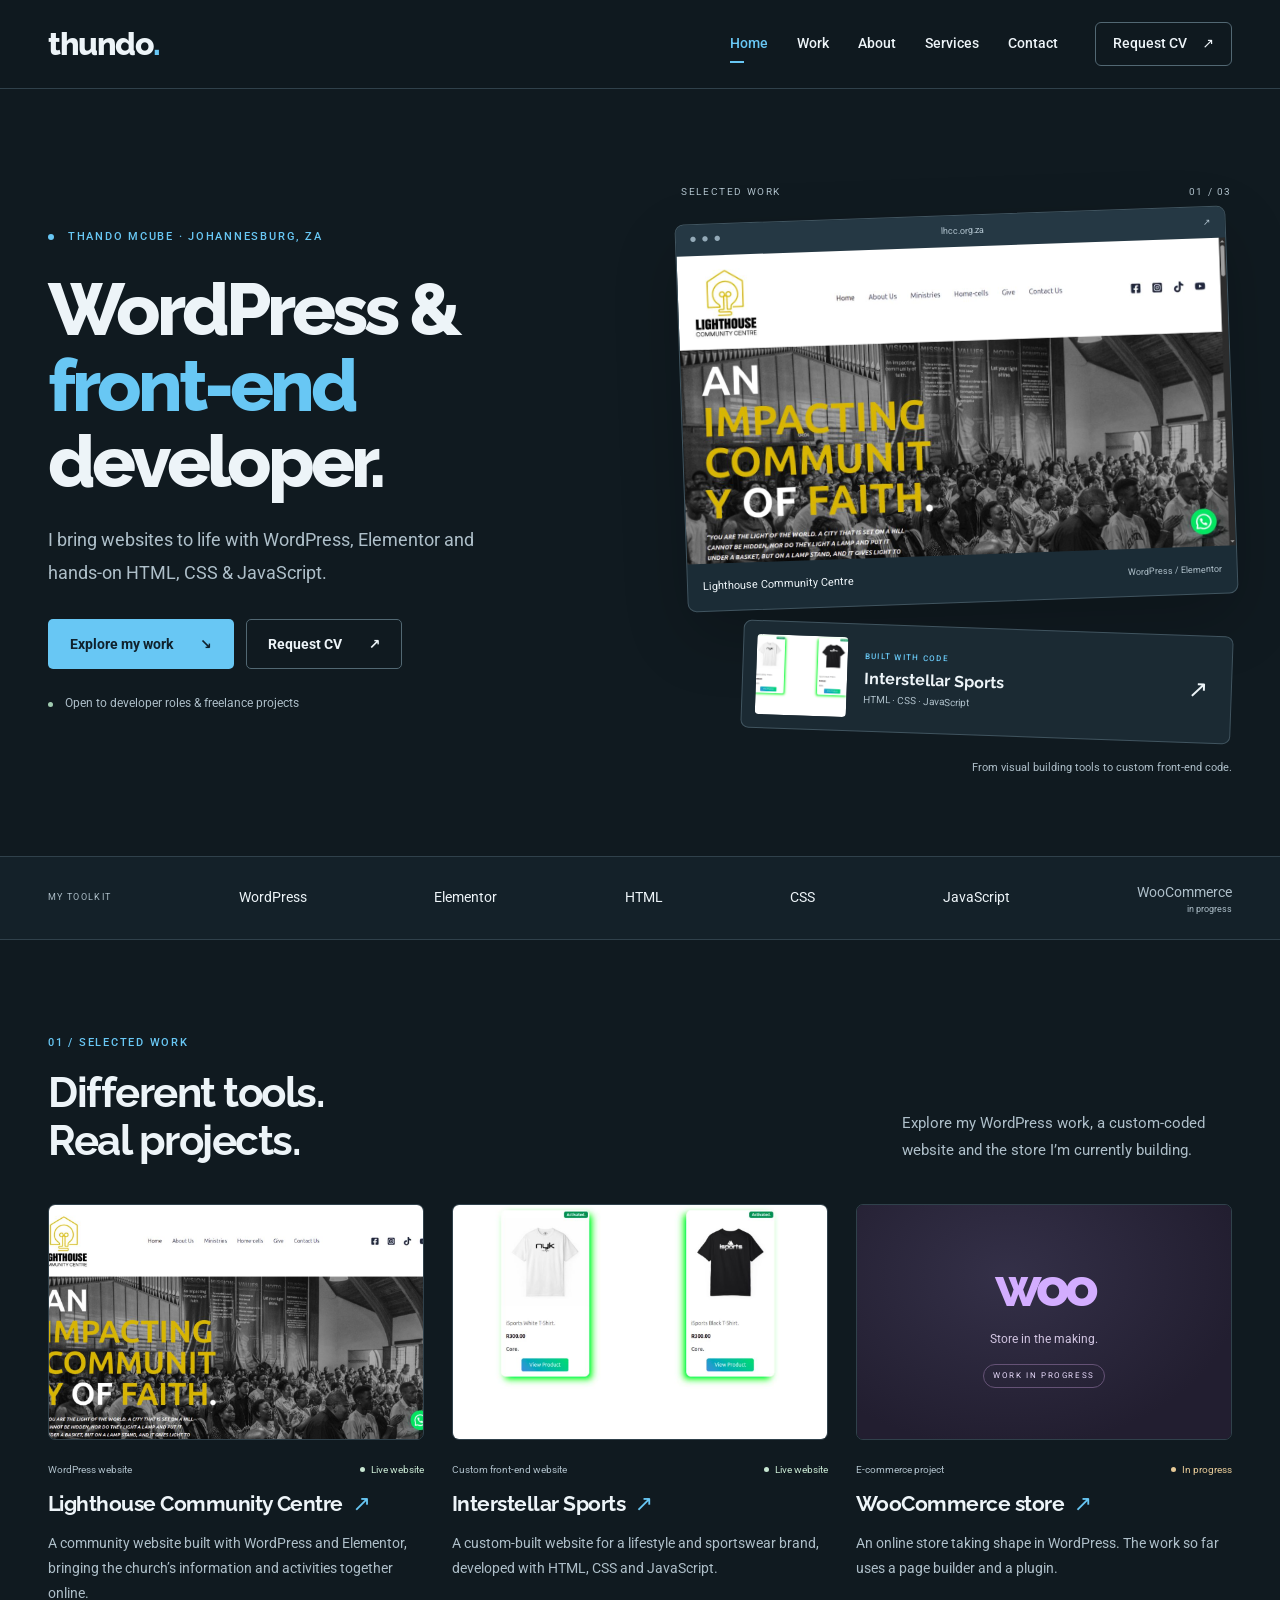
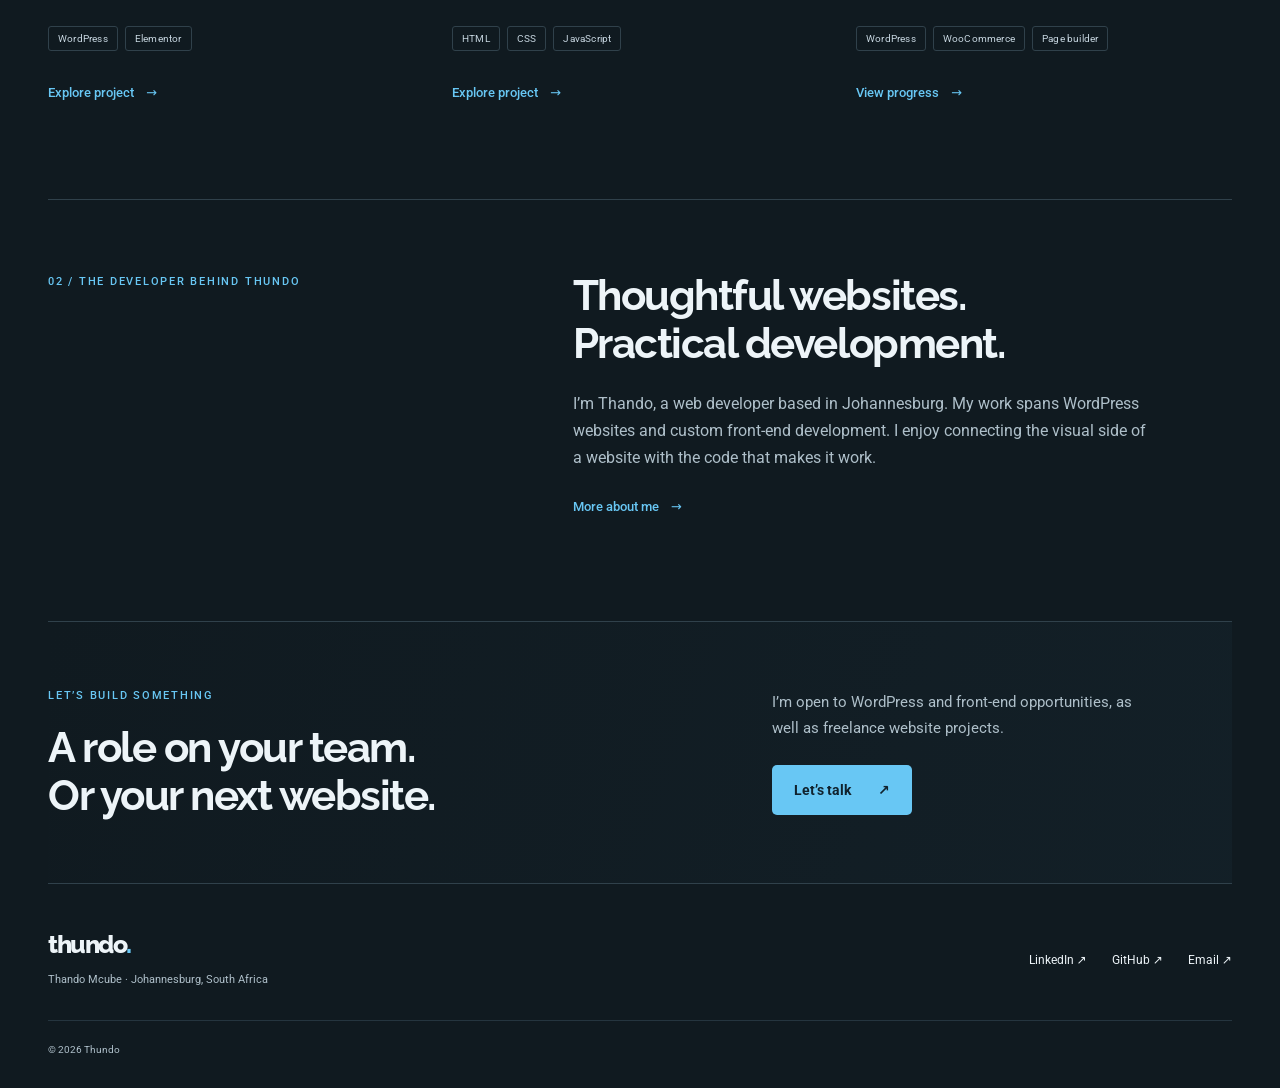
<file: index.html>
<!doctype html>
<html lang="en-ZA">
<head>
<meta charset="utf-8">
<meta name="viewport" content="width=device-width, initial-scale=1">
<title>Thando Mcube — WordPress &amp; Front-End Developer | Thundo</title>
<meta name="description" content="Johannesburg-based developer working with WordPress, Elementor, HTML, CSS and JavaScript. Explore projects and get in touch about roles or freelance work.">
<meta name="theme-color" content="#101a20">
<meta property="og:type" content="website">
<meta property="og:title" content="Thando Mcube — WordPress &amp; Front-End Developer | Thundo">
<meta property="og:description" content="Johannesburg-based developer working with WordPress, Elementor, HTML, CSS and JavaScript. Explore projects and get in touch about roles or freelance work.">
<link rel="icon" href="assets/img/favicon.ico">
<link rel="apple-touch-icon" href="assets/img/apple-touch-icon.png">
<link rel="preconnect" href="https://fonts.googleapis.com">
<link rel="preconnect" href="https://fonts.gstatic.com" crossorigin>
<link href="https://fonts.googleapis.com/css2?family=Raleway:wght@500;600;700;800&amp;family=Roboto:wght@400;500;700&amp;display=swap" rel="stylesheet">
<link rel="stylesheet" href="assets/css/site.css">
<script src="assets/js/site.js" defer></script>
</head>
<body>
<a class="skip-link" href="#main">Skip to content</a>
<header class="site-header"><div class="container header-inner">
<a class="wordmark" href="index.html" aria-label="Thundo home">thundo<span>.</span></a>
<button class="menu-toggle" type="button" aria-expanded="false" aria-controls="primary-nav" hidden>Menu <span aria-hidden="true">☰</span></button>
<nav id="primary-nav" class="primary-nav" aria-label="Main navigation"><a href="index.html" aria-current="page">Home</a><a href="portfolio.html">Work</a><a href="about.html">About</a><a href="services.html">Services</a><a href="contact.html">Contact</a><a class="nav-cv" href="mailto:info@thundo.co.za?subject=CV%20request%20%E2%80%94%20Thando%20Mcube">Request CV <span aria-hidden="true">↗</span></a></nav>
</div></header>
<main id="main" tabindex="-1">
<section class="home-hero container"><div class="hero-copy"><p class="eyebrow"><span class="small-dot" aria-hidden="true"></span> THANDO MCUBE · JOHANNESBURG, ZA</p><h1>WordPress &amp;<br><span>front-end</span><br>developer.</h1><p class="hero-description">I bring websites to life with WordPress, Elementor and hands-on HTML, CSS &amp; JavaScript.</p><div class="actions"><a class="button primary" href="portfolio.html">Explore my work <span aria-hidden="true">↘</span></a><a class="button secondary" href="mailto:info@thundo.co.za?subject=CV%20request%20%E2%80%94%20Thando%20Mcube">Request CV <span aria-hidden="true">↗</span></a></div><p class="availability"><span class="small-dot" aria-hidden="true"></span> Open to developer roles &amp; freelance projects</p></div>
<div class="hero-showcase"><div class="showcase-label"><span>SELECTED WORK</span><span>01 / 03</span></div><a class="hero-window" href="lhcc.html"><div class="browser-bar" aria-hidden="true"><span>● ● ●</span><span>lhcc.org.za</span><span>↗</span></div><img src="assets/img/projects/lhcc.png" alt="Lighthouse Community Centre website with its yellow and white headline over a congregation photograph" width="1280" height="720" loading="eager"><div class="window-caption"><span>Lighthouse Community Centre</span><span>WordPress / Elementor</span></div></a><a class="small-project" href="interstellar-sports.html"><img src="assets/img/projects/interstellar.png" alt="Product presentation on the Interstellar Sports website" width="1280" height="720" loading="eager"><div><span class="eyebrow">BUILT WITH CODE</span><strong>Interstellar Sports</strong><span>HTML · CSS · JavaScript</span></div><span aria-hidden="true">↗</span></a><p class="showcase-footnote">From visual building tools to custom front-end code.</p></div></section>
<div class="tool-strip"><div class="container"><span class="strip-label">MY TOOLKIT</span><span>WordPress</span><span>Elementor</span><span>HTML</span><span>CSS</span><span>JavaScript</span><span class="learning">WooCommerce <small>in progress</small></span></div></div>
<section class="work-section container" id="work"><div class="section-heading"><div><p class="eyebrow">01 / SELECTED WORK</p><h2>Different tools.<br>Real projects.</h2></div><p>Explore my WordPress work, a custom-coded website and the store I’m currently building.</p></div><div class="project-grid"><article class="project-card"><a class="project-visual" href="lhcc.html" aria-label="Explore Lighthouse Community Centre"><img src="assets/img/projects/lhcc.png" alt="Lighthouse Community Centre website with its yellow and white headline over a congregation photograph" width="1280" height="720" loading="lazy"></a><div class="project-meta"><span>WordPress website</span><span class="status ">Live website</span></div><h3><a href="lhcc.html">Lighthouse Community Centre <span aria-hidden="true">↗</span></a></h3><p>A community website built with WordPress and Elementor, bringing the church’s information and activities together online.</p><ul class="tags" aria-label="Technologies"><li>WordPress</li><li>Elementor</li></ul><a class="text-link" href="lhcc.html">Explore project <span aria-hidden="true">→</span><span class="sr-only">: Lighthouse Community Centre</span></a></article><article class="project-card"><a class="project-visual" href="interstellar-sports.html" aria-label="Explore Interstellar Sports"><img src="assets/img/projects/interstellar.png" alt="Product presentation on the Interstellar Sports website" width="1280" height="720" loading="lazy"></a><div class="project-meta"><span>Custom front-end website</span><span class="status ">Live website</span></div><h3><a href="interstellar-sports.html">Interstellar Sports <span aria-hidden="true">↗</span></a></h3><p>A custom-built website for a lifestyle and sportswear brand, developed with HTML, CSS and JavaScript.</p><ul class="tags" aria-label="Technologies"><li>HTML</li><li>CSS</li><li>JavaScript</li></ul><a class="text-link" href="interstellar-sports.html">Explore project <span aria-hidden="true">→</span><span class="sr-only">: Interstellar Sports</span></a></article><article class="project-card"><a class="project-visual" href="woocommerce.html" aria-label="Explore WooCommerce store"><div class="work-in-progress"><span class="wc-mark" aria-hidden="true">woo</span><span>Store in the making.</span><span class="progress-label">WORK IN PROGRESS</span></div></a><div class="project-meta"><span>E-commerce project</span><span class="status status-progress">In progress</span></div><h3><a href="woocommerce.html">WooCommerce store <span aria-hidden="true">↗</span></a></h3><p>An online store taking shape in WordPress. The work so far uses a page builder and a plugin.</p><ul class="tags" aria-label="Technologies"><li>WordPress</li><li>WooCommerce</li><li>Page builder</li></ul><a class="text-link" href="woocommerce.html">View progress <span aria-hidden="true">→</span><span class="sr-only">: WooCommerce store</span></a></article></div></section>
<section class="about-strip container"><p class="eyebrow">02 / THE DEVELOPER BEHIND THUNDO</p><div><h2>Thoughtful websites.<br>Practical development.</h2><p>I’m Thando, a web developer based in Johannesburg. My work spans WordPress websites and custom front-end development. I enjoy connecting the visual side of a website with the code that makes it work.</p><a class="text-link" href="about.html">More about me <span aria-hidden="true">→</span></a></div></section><section class="contact-band container"><div><p class="eyebrow">LET’S BUILD SOMETHING</p><h2>A role on your team.<br>Or your next website.</h2></div><div><p>I’m open to WordPress and front-end opportunities, as well as freelance website projects.</p><a class="button primary" href="contact.html">Let’s talk <span aria-hidden="true">↗</span></a></div></section></main>
<footer class="site-footer container"><div><a class="wordmark" href="index.html">thundo<span>.</span></a><p>Thando Mcube · Johannesburg, South Africa</p></div><div class="footer-links"><a href="https://www.linkedin.com/in/thando-mcube-bb2957168">LinkedIn <span aria-hidden="true">↗</span></a><a href="https://github.com/thando-developer-works/">GitHub <span aria-hidden="true">↗</span></a><a href="mailto:info@thundo.co.za">Email <span aria-hidden="true">↗</span></a></div><p class="copyright">© 2026 Thundo</p></footer>
</body></html>
</file>
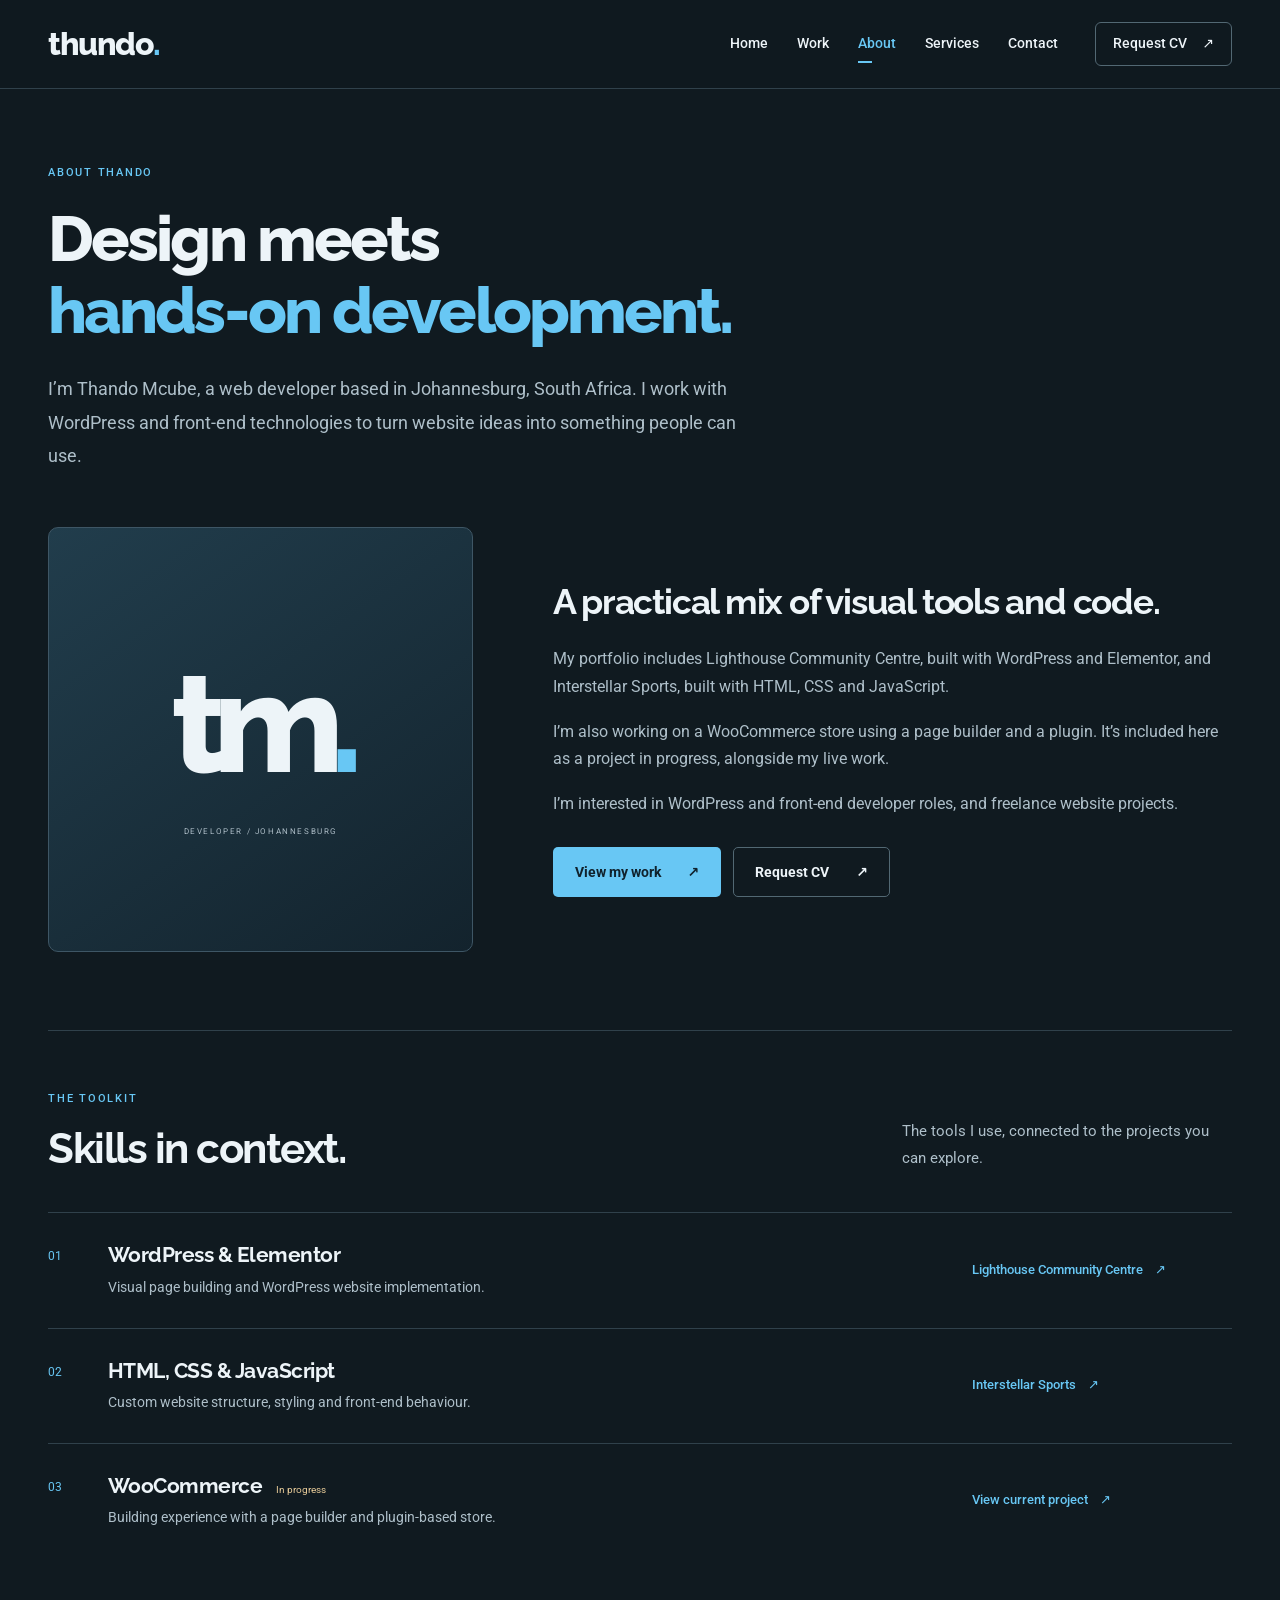
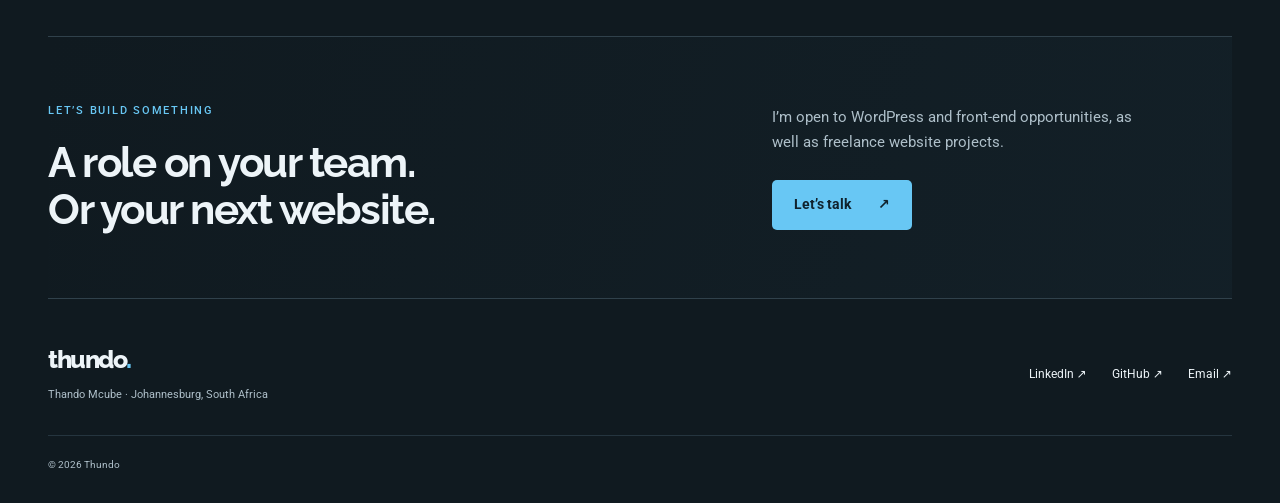
<file: about.html>
<!doctype html>
<html lang="en-ZA">
<head>
<meta charset="utf-8">
<meta name="viewport" content="width=device-width, initial-scale=1">
<title>About Thando Mcube | Thundo</title>
<meta name="description" content="Johannesburg-based WordPress and front-end developer. See the tools and projects behind my work.">
<meta name="theme-color" content="#101a20">
<meta property="og:type" content="website">
<meta property="og:title" content="About Thando Mcube | Thundo">
<meta property="og:description" content="Johannesburg-based WordPress and front-end developer. See the tools and projects behind my work.">
<link rel="icon" href="assets/img/favicon.ico">
<link rel="apple-touch-icon" href="assets/img/apple-touch-icon.png">
<link rel="preconnect" href="https://fonts.googleapis.com">
<link rel="preconnect" href="https://fonts.gstatic.com" crossorigin>
<link href="https://fonts.googleapis.com/css2?family=Raleway:wght@500;600;700;800&amp;family=Roboto:wght@400;500;700&amp;display=swap" rel="stylesheet">
<link rel="stylesheet" href="assets/css/site.css">
<script src="assets/js/site.js" defer></script>
</head>
<body>
<a class="skip-link" href="#main">Skip to content</a>
<header class="site-header"><div class="container header-inner">
<a class="wordmark" href="index.html" aria-label="Thundo home">thundo<span>.</span></a>
<button class="menu-toggle" type="button" aria-expanded="false" aria-controls="primary-nav" hidden>Menu <span aria-hidden="true">☰</span></button>
<nav id="primary-nav" class="primary-nav" aria-label="Main navigation"><a href="index.html">Home</a><a href="portfolio.html">Work</a><a href="about.html" aria-current="page">About</a><a href="services.html">Services</a><a href="contact.html">Contact</a><a class="nav-cv" href="mailto:info@thundo.co.za?subject=CV%20request%20%E2%80%94%20Thando%20Mcube">Request CV <span aria-hidden="true">↗</span></a></nav>
</div></header>
<main id="main" tabindex="-1"><section class="page-intro container"><p class="eyebrow">ABOUT THANDO</p><h1>Design meets<br><span class="accent">hands-on development.</span></h1><p class="lead">I’m Thando Mcube, a web developer based in Johannesburg, South Africa. I work with WordPress and front-end technologies to turn website ideas into something people can use.</p></section><section class="container about-layout"><div class="monogram" aria-hidden="true"><span>tm<span class="accent">.</span></span><small>DEVELOPER / JOHANNESBURG</small></div><div><h2>A practical mix of visual tools and code.</h2><p>My portfolio includes Lighthouse Community Centre, built with WordPress and Elementor, and Interstellar Sports, built with HTML, CSS and JavaScript.</p><p>I’m also working on a WooCommerce store using a page builder and a plugin. It’s included here as a project in progress, alongside my live work.</p><p>I’m interested in WordPress and front-end developer roles, and freelance website projects.</p><div class="actions"><a class="button primary" href="portfolio.html">View my work <span aria-hidden="true">↗</span></a><a class="button secondary" href="mailto:info@thundo.co.za?subject=CV%20request%20%E2%80%94%20Thando%20Mcube">Request CV <span aria-hidden="true">↗</span></a></div></div></section><section class="container skills-section" id="skills"><div class="section-heading"><div><p class="eyebrow">THE TOOLKIT</p><h2>Skills in context.</h2></div><p>The tools I use, connected to the projects you can explore.</p></div><div class="skill-rows"><article><span class="row-number">01</span><div><h3>WordPress &amp; Elementor</h3><p>Visual page building and WordPress website implementation.</p></div><a class="text-link" href="lhcc.html">Lighthouse Community Centre <span aria-hidden="true">↗</span></a></article><article><span class="row-number">02</span><div><h3>HTML, CSS &amp; JavaScript</h3><p>Custom website structure, styling and front-end behaviour.</p></div><a class="text-link" href="interstellar-sports.html">Interstellar Sports <span aria-hidden="true">↗</span></a></article><article><span class="row-number">03</span><div><h3>WooCommerce <span class="inline-note">In progress</span></h3><p>Building experience with a page builder and plugin-based store.</p></div><a class="text-link" href="woocommerce.html">View current project <span aria-hidden="true">↗</span></a></article></div></section><section class="contact-band container"><div><p class="eyebrow">LET’S BUILD SOMETHING</p><h2>A role on your team.<br>Or your next website.</h2></div><div><p>I’m open to WordPress and front-end opportunities, as well as freelance website projects.</p><a class="button primary" href="contact.html">Let’s talk <span aria-hidden="true">↗</span></a></div></section></main>
<footer class="site-footer container"><div><a class="wordmark" href="index.html">thundo<span>.</span></a><p>Thando Mcube · Johannesburg, South Africa</p></div><div class="footer-links"><a href="https://www.linkedin.com/in/thando-mcube-bb2957168">LinkedIn <span aria-hidden="true">↗</span></a><a href="https://github.com/thando-developer-works/">GitHub <span aria-hidden="true">↗</span></a><a href="mailto:info@thundo.co.za">Email <span aria-hidden="true">↗</span></a></div><p class="copyright">© 2026 Thundo</p></footer>
</body></html>
</file>
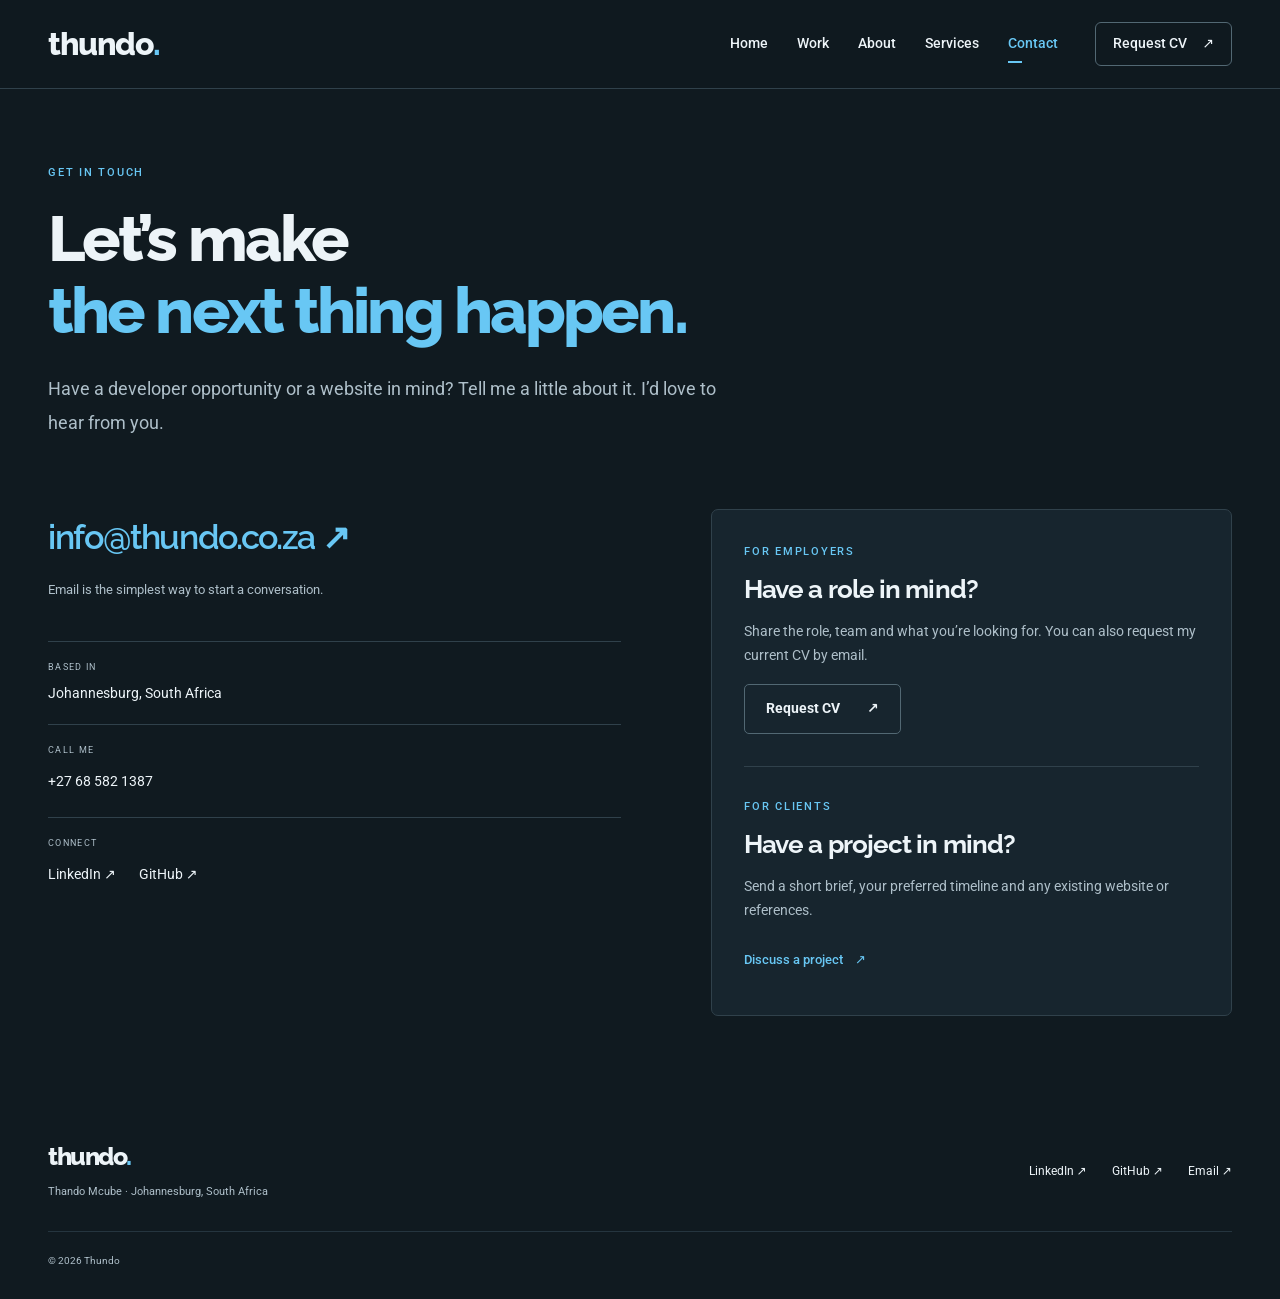
<file: contact.html>
<!doctype html>
<html lang="en-ZA">
<head>
<meta charset="utf-8">
<meta name="viewport" content="width=device-width, initial-scale=1">
<title>Contact Thando Mcube | Thundo</title>
<meta name="description" content="Get in touch about WordPress and front-end roles or freelance website projects. Email info@thundo.co.za.">
<meta name="theme-color" content="#101a20">
<meta property="og:type" content="website">
<meta property="og:title" content="Contact Thando Mcube | Thundo">
<meta property="og:description" content="Get in touch about WordPress and front-end roles or freelance website projects. Email info@thundo.co.za.">
<link rel="icon" href="assets/img/favicon.ico">
<link rel="apple-touch-icon" href="assets/img/apple-touch-icon.png">
<link rel="preconnect" href="https://fonts.googleapis.com">
<link rel="preconnect" href="https://fonts.gstatic.com" crossorigin>
<link href="https://fonts.googleapis.com/css2?family=Raleway:wght@500;600;700;800&amp;family=Roboto:wght@400;500;700&amp;display=swap" rel="stylesheet">
<link rel="stylesheet" href="assets/css/site.css">
<script src="assets/js/site.js" defer></script>
</head>
<body>
<a class="skip-link" href="#main">Skip to content</a>
<header class="site-header"><div class="container header-inner">
<a class="wordmark" href="index.html" aria-label="Thundo home">thundo<span>.</span></a>
<button class="menu-toggle" type="button" aria-expanded="false" aria-controls="primary-nav" hidden>Menu <span aria-hidden="true">☰</span></button>
<nav id="primary-nav" class="primary-nav" aria-label="Main navigation"><a href="index.html">Home</a><a href="portfolio.html">Work</a><a href="about.html">About</a><a href="services.html">Services</a><a href="contact.html" aria-current="page">Contact</a><a class="nav-cv" href="mailto:info@thundo.co.za?subject=CV%20request%20%E2%80%94%20Thando%20Mcube">Request CV <span aria-hidden="true">↗</span></a></nav>
</div></header>
<main id="main" tabindex="-1"><section class="page-intro container"><p class="eyebrow">GET IN TOUCH</p><h1>Let’s make<br><span class="accent">the next thing happen.</span></h1><p class="lead">Have a developer opportunity or a website in mind? Tell me a little about it. I’d love to hear from you.</p></section><section class="container contact-layout"><div><a class="email-feature" href="mailto:info@thundo.co.za">info@thundo.co.za <span aria-hidden="true">↗</span></a><p class="muted">Email is the simplest way to start a conversation.</p><dl class="contact-details"><div><dt>BASED IN</dt><dd>Johannesburg, South Africa</dd></div><div><dt>CALL ME</dt><dd><a href="tel:+27685821387">+27 68 582 1387</a></dd></div><div><dt>CONNECT</dt><dd><a href="https://www.linkedin.com/in/thando-mcube-bb2957168">LinkedIn <span aria-hidden="true">↗</span></a> <a href="https://github.com/thando-developer-works/">GitHub <span aria-hidden="true">↗</span></a></dd></div></dl></div><div class="contact-options"><article><p class="eyebrow">FOR EMPLOYERS</p><h2>Have a role in mind?</h2><p>Share the role, team and what you’re looking for. You can also request my current CV by email.</p><a class="button secondary" href="mailto:info@thundo.co.za?subject=CV%20request%20%E2%80%94%20Thando%20Mcube">Request CV <span aria-hidden="true">↗</span></a></article><article><p class="eyebrow">FOR CLIENTS</p><h2>Have a project in mind?</h2><p>Send a short brief, your preferred timeline and any existing website or references.</p><a class="text-link" href="mailto:info@thundo.co.za?subject=Website%20project%20enquiry">Discuss a project <span aria-hidden="true">↗</span></a></article></div></section></main>
<footer class="site-footer container"><div><a class="wordmark" href="index.html">thundo<span>.</span></a><p>Thando Mcube · Johannesburg, South Africa</p></div><div class="footer-links"><a href="https://www.linkedin.com/in/thando-mcube-bb2957168">LinkedIn <span aria-hidden="true">↗</span></a><a href="https://github.com/thando-developer-works/">GitHub <span aria-hidden="true">↗</span></a><a href="mailto:info@thundo.co.za">Email <span aria-hidden="true">↗</span></a></div><p class="copyright">© 2026 Thundo</p></footer>
</body></html>
</file>
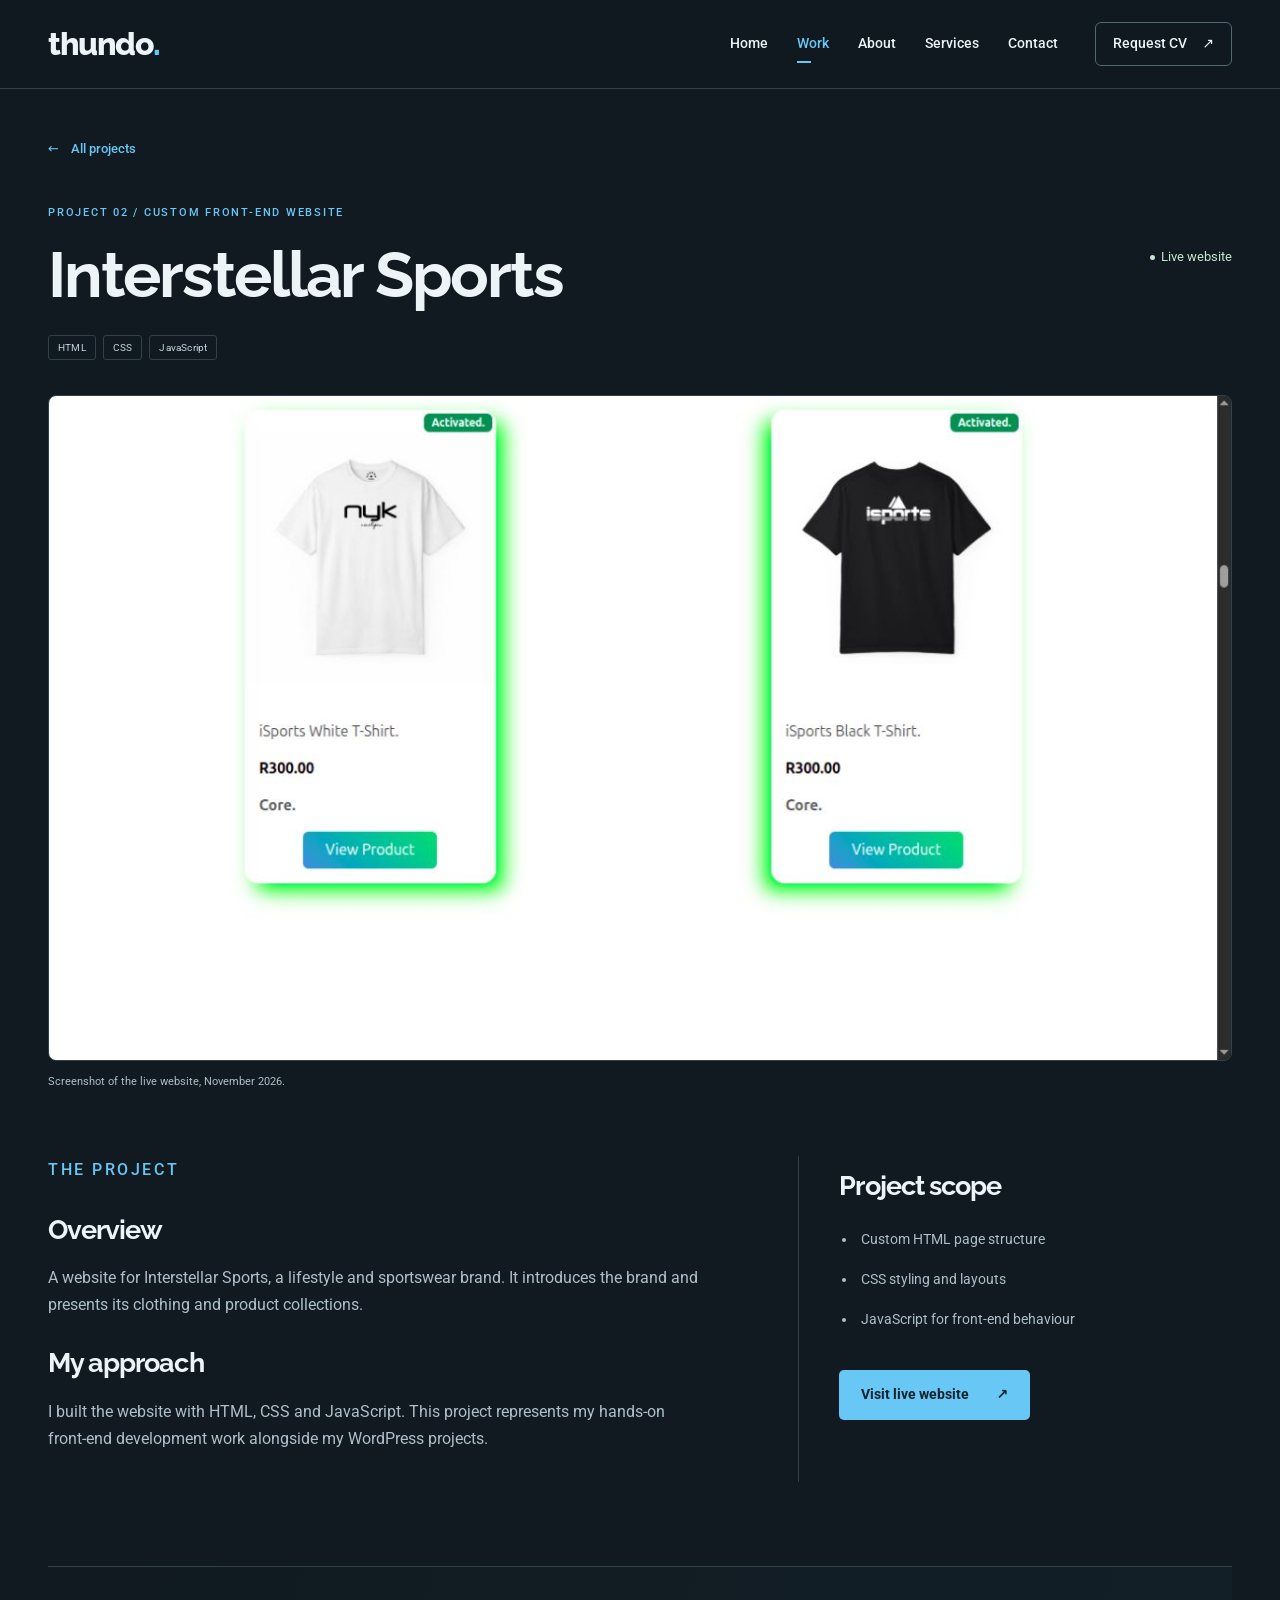
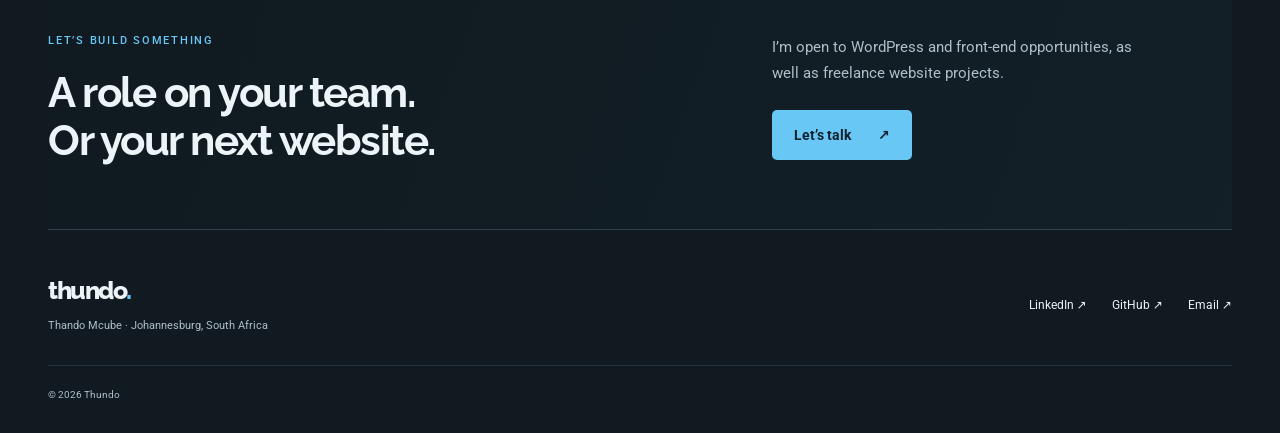
<file: interstellar-sports.html>
<!doctype html>
<html lang="en-ZA">
<head>
<meta charset="utf-8">
<meta name="viewport" content="width=device-width, initial-scale=1">
<title>Interstellar Sports | Thundo</title>
<meta name="description" content="A custom-built website for a lifestyle and sportswear brand, developed with HTML, CSS and JavaScript.">
<meta name="theme-color" content="#101a20">
<meta property="og:type" content="website">
<meta property="og:title" content="Interstellar Sports | Thundo">
<meta property="og:description" content="A custom-built website for a lifestyle and sportswear brand, developed with HTML, CSS and JavaScript.">
<link rel="icon" href="assets/img/favicon.ico">
<link rel="apple-touch-icon" href="assets/img/apple-touch-icon.png">
<link rel="preconnect" href="https://fonts.googleapis.com">
<link rel="preconnect" href="https://fonts.gstatic.com" crossorigin>
<link href="https://fonts.googleapis.com/css2?family=Raleway:wght@500;600;700;800&amp;family=Roboto:wght@400;500;700&amp;display=swap" rel="stylesheet">
<link rel="stylesheet" href="assets/css/site.css">
<script src="assets/js/site.js" defer></script>
</head>
<body>
<a class="skip-link" href="#main">Skip to content</a>
<header class="site-header"><div class="container header-inner">
<a class="wordmark" href="index.html" aria-label="Thundo home">thundo<span>.</span></a>
<button class="menu-toggle" type="button" aria-expanded="false" aria-controls="primary-nav" hidden>Menu <span aria-hidden="true">☰</span></button>
<nav id="primary-nav" class="primary-nav" aria-label="Main navigation"><a href="index.html">Home</a><a href="portfolio.html" aria-current="page">Work</a><a href="about.html">About</a><a href="services.html">Services</a><a href="contact.html">Contact</a><a class="nav-cv" href="mailto:info@thundo.co.za?subject=CV%20request%20%E2%80%94%20Thando%20Mcube">Request CV <span aria-hidden="true">↗</span></a></nav>
</div></header>
<main id="main" tabindex="-1"><section class="container project-intro"><a class="text-link back-link" href="portfolio.html"><span aria-hidden="true">←</span> All projects</a><div class="project-title-row"><div><p class="eyebrow">PROJECT 02 / CUSTOM FRONT-END WEBSITE</p><h1>Interstellar Sports</h1></div><span class="status ">Live website</span></div><ul class="tags" aria-label="Technologies"><li>HTML</li><li>CSS</li><li>JavaScript</li></ul></section><figure class="container project-cover"><img src="assets/img/projects/interstellar.png" alt="Product presentation on the Interstellar Sports website" width="1280" height="720" loading="eager"><figcaption>Screenshot of the live website, November 2026.</figcaption></figure><section class="container case-study"><div><p class="eyebrow">THE PROJECT</p><h2>Overview</h2><p>A website for Interstellar Sports, a lifestyle and sportswear brand. It introduces the brand and presents its clothing and product collections.</p><h2>My approach</h2><p>I built the website with HTML, CSS and JavaScript. This project represents my hands-on front-end development work alongside my WordPress projects.</p></div><aside><h2>Project scope</h2><ul class="scope-list"><li>Custom HTML page structure</li><li>CSS styling and layouts</li><li>JavaScript for front-end behaviour</li></ul><a class="button primary" href="https://www.interstellarsports.co.za" target="_blank" rel="noopener noreferrer">Visit live website <span aria-hidden="true">↗</span><span class="sr-only"> (opens in a new tab)</span></a></aside></section><section class="contact-band container"><div><p class="eyebrow">LET’S BUILD SOMETHING</p><h2>A role on your team.<br>Or your next website.</h2></div><div><p>I’m open to WordPress and front-end opportunities, as well as freelance website projects.</p><a class="button primary" href="contact.html">Let’s talk <span aria-hidden="true">↗</span></a></div></section></main>
<footer class="site-footer container"><div><a class="wordmark" href="index.html">thundo<span>.</span></a><p>Thando Mcube · Johannesburg, South Africa</p></div><div class="footer-links"><a href="https://www.linkedin.com/in/thando-mcube-bb2957168">LinkedIn <span aria-hidden="true">↗</span></a><a href="https://github.com/thando-developer-works/">GitHub <span aria-hidden="true">↗</span></a><a href="mailto:info@thundo.co.za">Email <span aria-hidden="true">↗</span></a></div><p class="copyright">© 2026 Thundo</p></footer>
</body></html>
</file>
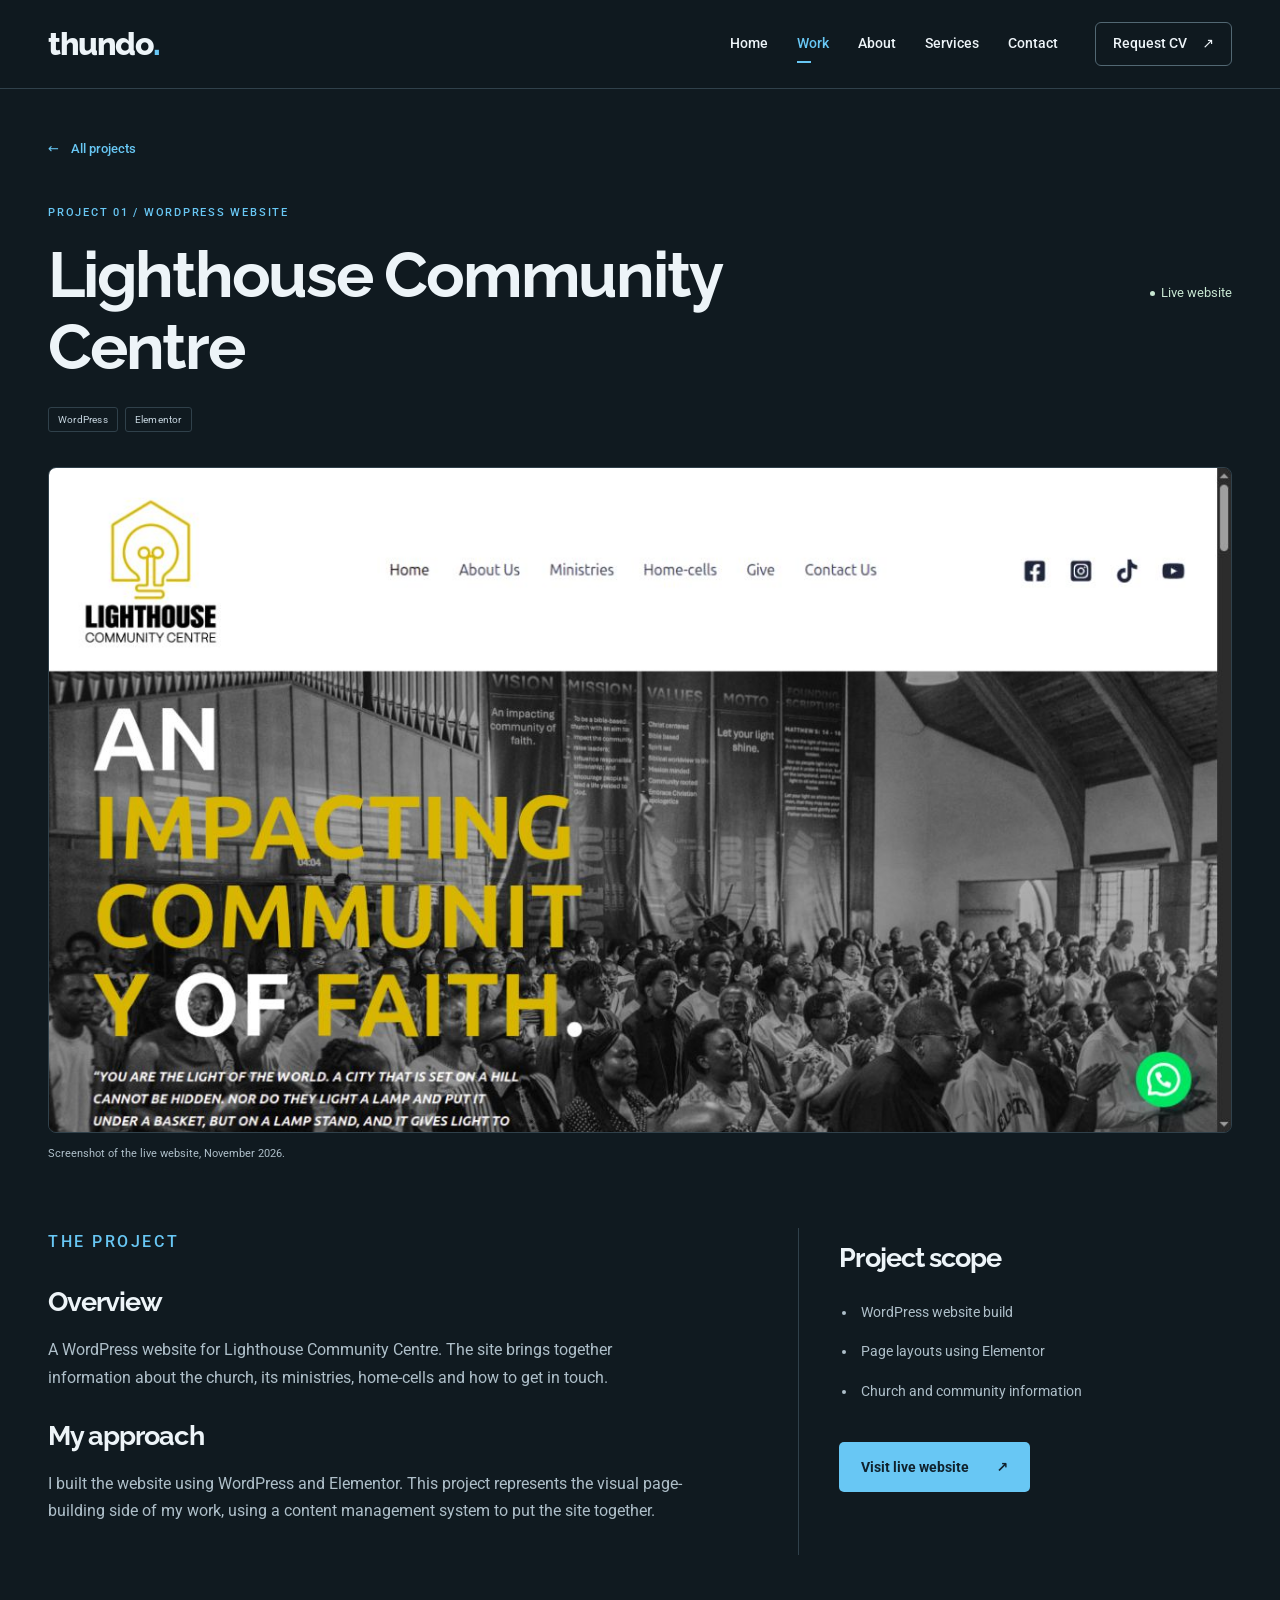
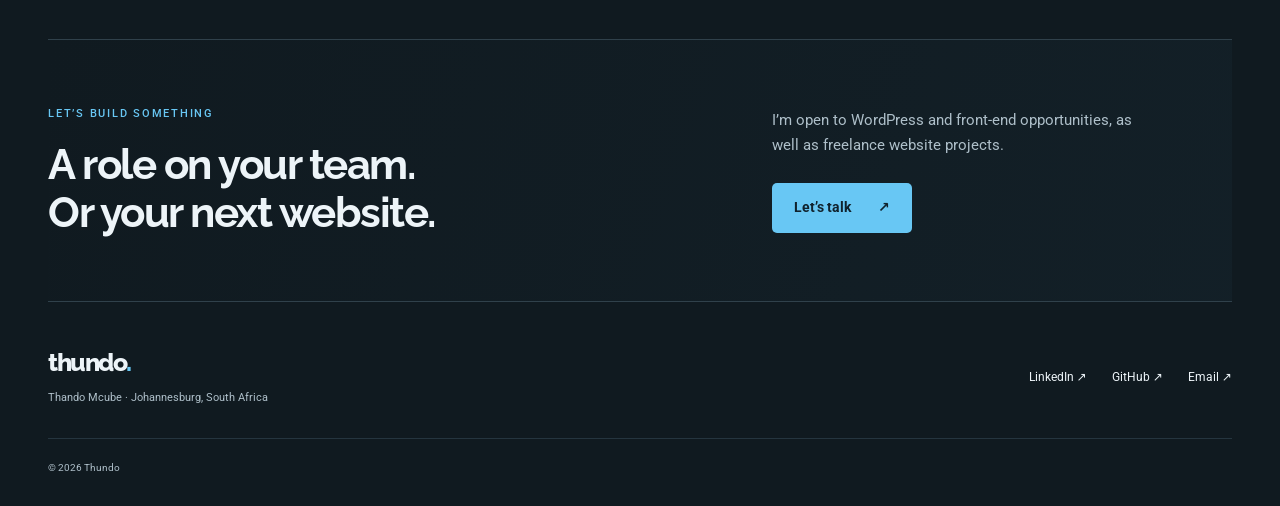
<file: lhcc.html>
<!doctype html>
<html lang="en-ZA">
<head>
<meta charset="utf-8">
<meta name="viewport" content="width=device-width, initial-scale=1">
<title>Lighthouse Community Centre | Thundo</title>
<meta name="description" content="A community website built with WordPress and Elementor, bringing the church’s information and activities together online.">
<meta name="theme-color" content="#101a20">
<meta property="og:type" content="website">
<meta property="og:title" content="Lighthouse Community Centre | Thundo">
<meta property="og:description" content="A community website built with WordPress and Elementor, bringing the church’s information and activities together online.">
<link rel="icon" href="assets/img/favicon.ico">
<link rel="apple-touch-icon" href="assets/img/apple-touch-icon.png">
<link rel="preconnect" href="https://fonts.googleapis.com">
<link rel="preconnect" href="https://fonts.gstatic.com" crossorigin>
<link href="https://fonts.googleapis.com/css2?family=Raleway:wght@500;600;700;800&amp;family=Roboto:wght@400;500;700&amp;display=swap" rel="stylesheet">
<link rel="stylesheet" href="assets/css/site.css">
<script src="assets/js/site.js" defer></script>
</head>
<body>
<a class="skip-link" href="#main">Skip to content</a>
<header class="site-header"><div class="container header-inner">
<a class="wordmark" href="index.html" aria-label="Thundo home">thundo<span>.</span></a>
<button class="menu-toggle" type="button" aria-expanded="false" aria-controls="primary-nav" hidden>Menu <span aria-hidden="true">☰</span></button>
<nav id="primary-nav" class="primary-nav" aria-label="Main navigation"><a href="index.html">Home</a><a href="portfolio.html" aria-current="page">Work</a><a href="about.html">About</a><a href="services.html">Services</a><a href="contact.html">Contact</a><a class="nav-cv" href="mailto:info@thundo.co.za?subject=CV%20request%20%E2%80%94%20Thando%20Mcube">Request CV <span aria-hidden="true">↗</span></a></nav>
</div></header>
<main id="main" tabindex="-1"><section class="container project-intro"><a class="text-link back-link" href="portfolio.html"><span aria-hidden="true">←</span> All projects</a><div class="project-title-row"><div><p class="eyebrow">PROJECT 01 / WORDPRESS WEBSITE</p><h1>Lighthouse Community Centre</h1></div><span class="status ">Live website</span></div><ul class="tags" aria-label="Technologies"><li>WordPress</li><li>Elementor</li></ul></section><figure class="container project-cover"><img src="assets/img/projects/lhcc.png" alt="Lighthouse Community Centre website with its yellow and white headline over a congregation photograph" width="1280" height="720" loading="eager"><figcaption>Screenshot of the live website, November 2026.</figcaption></figure><section class="container case-study"><div><p class="eyebrow">THE PROJECT</p><h2>Overview</h2><p>A WordPress website for Lighthouse Community Centre. The site brings together information about the church, its ministries, home-cells and how to get in touch.</p><h2>My approach</h2><p>I built the website using WordPress and Elementor. This project represents the visual page-building side of my work, using a content management system to put the site together.</p></div><aside><h2>Project scope</h2><ul class="scope-list"><li>WordPress website build</li><li>Page layouts using Elementor</li><li>Church and community information</li></ul><a class="button primary" href="https://lhcc.org.za" target="_blank" rel="noopener noreferrer">Visit live website <span aria-hidden="true">↗</span><span class="sr-only"> (opens in a new tab)</span></a></aside></section><section class="contact-band container"><div><p class="eyebrow">LET’S BUILD SOMETHING</p><h2>A role on your team.<br>Or your next website.</h2></div><div><p>I’m open to WordPress and front-end opportunities, as well as freelance website projects.</p><a class="button primary" href="contact.html">Let’s talk <span aria-hidden="true">↗</span></a></div></section></main>
<footer class="site-footer container"><div><a class="wordmark" href="index.html">thundo<span>.</span></a><p>Thando Mcube · Johannesburg, South Africa</p></div><div class="footer-links"><a href="https://www.linkedin.com/in/thando-mcube-bb2957168">LinkedIn <span aria-hidden="true">↗</span></a><a href="https://github.com/thando-developer-works/">GitHub <span aria-hidden="true">↗</span></a><a href="mailto:info@thundo.co.za">Email <span aria-hidden="true">↗</span></a></div><p class="copyright">© 2026 Thundo</p></footer>
</body></html>
</file>
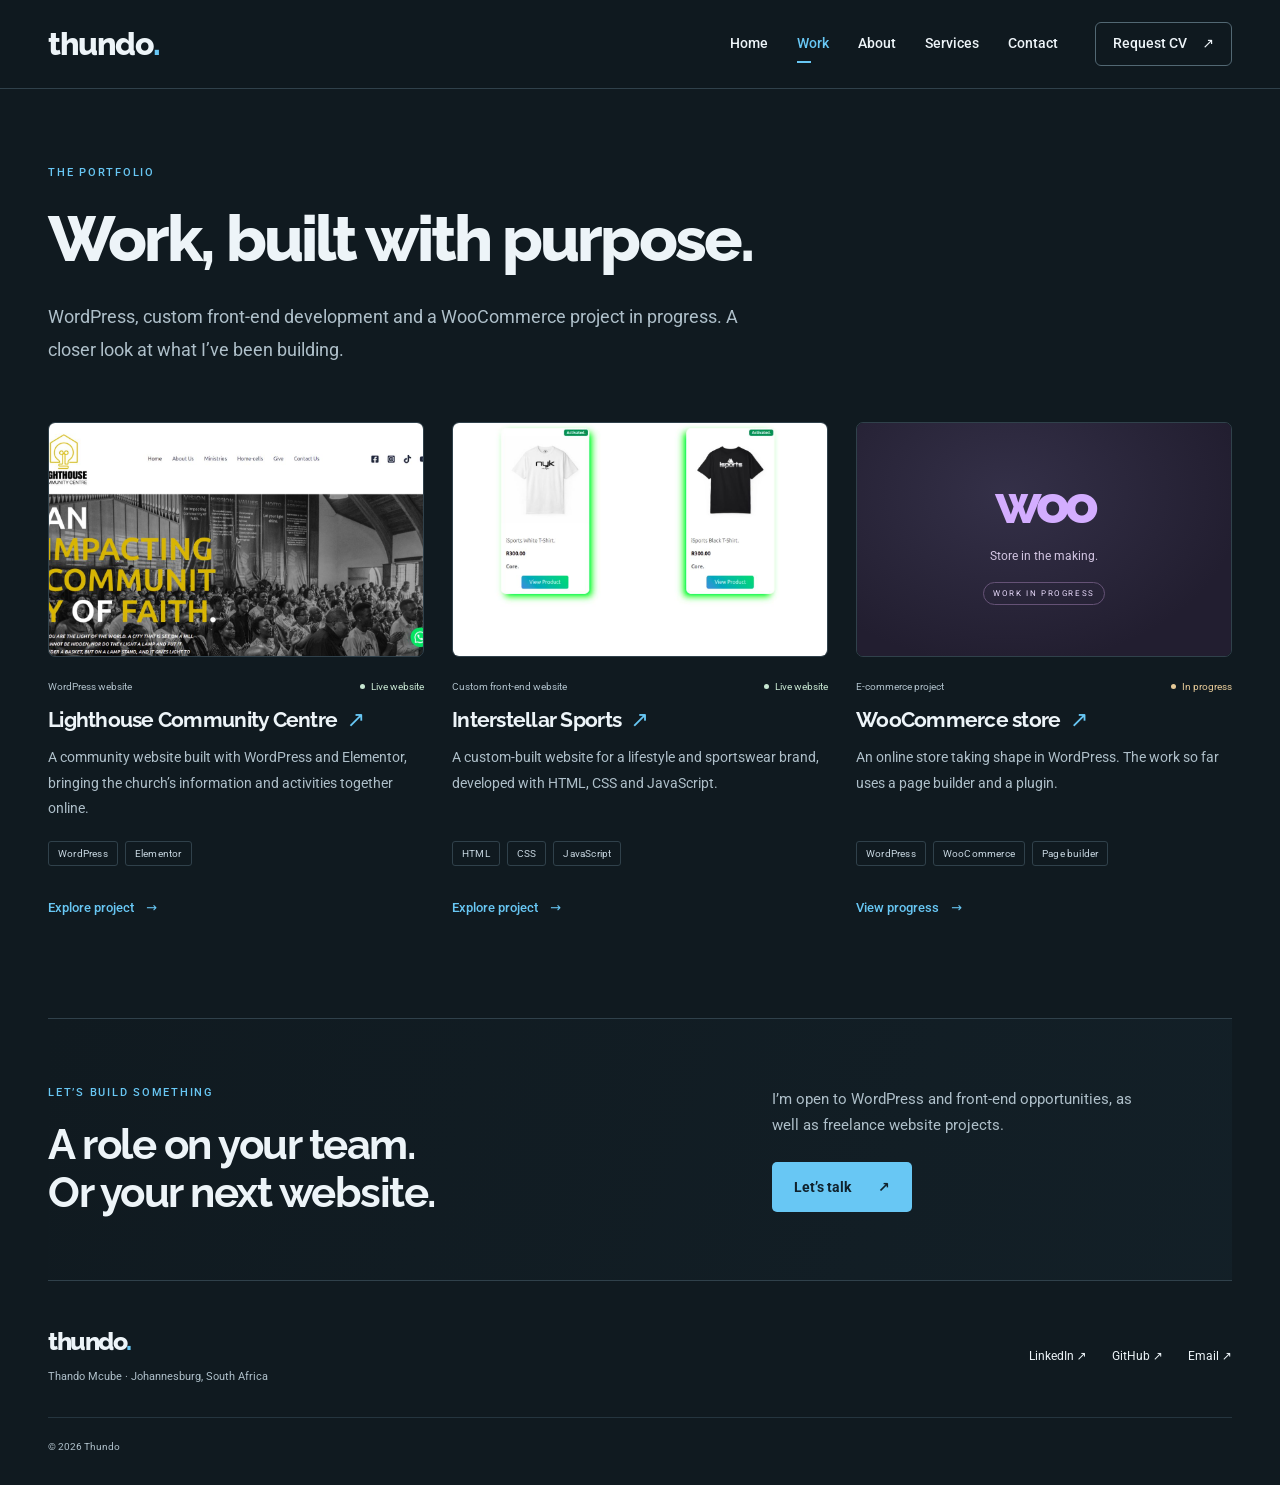
<file: portfolio-details.html>
<!doctype html>
<html lang="en-ZA">
<head>
<meta charset="utf-8">
<meta name="viewport" content="width=device-width, initial-scale=1">
<title>Explore my projects | Thundo</title>
<meta name="description" content="Choose a project to see its technologies, scope and live website.">
<meta name="theme-color" content="#101a20">
<meta property="og:type" content="website">
<meta property="og:title" content="Explore my projects | Thundo">
<meta property="og:description" content="Choose a project to see its technologies, scope and live website.">
<link rel="icon" href="assets/img/favicon.ico">
<link rel="apple-touch-icon" href="assets/img/apple-touch-icon.png">
<link rel="preconnect" href="https://fonts.googleapis.com">
<link rel="preconnect" href="https://fonts.gstatic.com" crossorigin>
<link href="https://fonts.googleapis.com/css2?family=Raleway:wght@500;600;700;800&amp;family=Roboto:wght@400;500;700&amp;display=swap" rel="stylesheet">
<link rel="stylesheet" href="assets/css/site.css">
<script src="assets/js/site.js" defer></script>
</head>
<body>
<a class="skip-link" href="#main">Skip to content</a>
<header class="site-header"><div class="container header-inner">
<a class="wordmark" href="index.html" aria-label="Thundo home">thundo<span>.</span></a>
<button class="menu-toggle" type="button" aria-expanded="false" aria-controls="primary-nav" hidden>Menu <span aria-hidden="true">☰</span></button>
<nav id="primary-nav" class="primary-nav" aria-label="Main navigation"><a href="index.html">Home</a><a href="portfolio.html" aria-current="page">Work</a><a href="about.html">About</a><a href="services.html">Services</a><a href="contact.html">Contact</a><a class="nav-cv" href="mailto:info@thundo.co.za?subject=CV%20request%20%E2%80%94%20Thando%20Mcube">Request CV <span aria-hidden="true">↗</span></a></nav>
</div></header>
<main id="main" tabindex="-1"><section class="page-intro container"><p class="eyebrow">THE PORTFOLIO</p><h1>Work, built with purpose.</h1><p class="lead">WordPress, custom front-end development and a WooCommerce project in progress. A closer look at what I’ve been building.</p></section><section class="container all-projects" aria-label="Projects"><div class="project-grid"><article class="project-card"><a class="project-visual" href="lhcc.html" aria-label="Explore Lighthouse Community Centre"><img src="assets/img/projects/lhcc.png" alt="Lighthouse Community Centre website with its yellow and white headline over a congregation photograph" width="1280" height="720" loading="lazy"></a><div class="project-meta"><span>WordPress website</span><span class="status ">Live website</span></div><h2><a href="lhcc.html">Lighthouse Community Centre <span aria-hidden="true">↗</span></a></h2><p>A community website built with WordPress and Elementor, bringing the church’s information and activities together online.</p><ul class="tags" aria-label="Technologies"><li>WordPress</li><li>Elementor</li></ul><a class="text-link" href="lhcc.html">Explore project <span aria-hidden="true">→</span><span class="sr-only">: Lighthouse Community Centre</span></a></article><article class="project-card"><a class="project-visual" href="interstellar-sports.html" aria-label="Explore Interstellar Sports"><img src="assets/img/projects/interstellar.png" alt="Product presentation on the Interstellar Sports website" width="1280" height="720" loading="lazy"></a><div class="project-meta"><span>Custom front-end website</span><span class="status ">Live website</span></div><h2><a href="interstellar-sports.html">Interstellar Sports <span aria-hidden="true">↗</span></a></h2><p>A custom-built website for a lifestyle and sportswear brand, developed with HTML, CSS and JavaScript.</p><ul class="tags" aria-label="Technologies"><li>HTML</li><li>CSS</li><li>JavaScript</li></ul><a class="text-link" href="interstellar-sports.html">Explore project <span aria-hidden="true">→</span><span class="sr-only">: Interstellar Sports</span></a></article><article class="project-card"><a class="project-visual" href="woocommerce.html" aria-label="Explore WooCommerce store"><div class="work-in-progress"><span class="wc-mark" aria-hidden="true">woo</span><span>Store in the making.</span><span class="progress-label">WORK IN PROGRESS</span></div></a><div class="project-meta"><span>E-commerce project</span><span class="status status-progress">In progress</span></div><h2><a href="woocommerce.html">WooCommerce store <span aria-hidden="true">↗</span></a></h2><p>An online store taking shape in WordPress. The work so far uses a page builder and a plugin.</p><ul class="tags" aria-label="Technologies"><li>WordPress</li><li>WooCommerce</li><li>Page builder</li></ul><a class="text-link" href="woocommerce.html">View progress <span aria-hidden="true">→</span><span class="sr-only">: WooCommerce store</span></a></article></div></section><section class="contact-band container"><div><p class="eyebrow">LET’S BUILD SOMETHING</p><h2>A role on your team.<br>Or your next website.</h2></div><div><p>I’m open to WordPress and front-end opportunities, as well as freelance website projects.</p><a class="button primary" href="contact.html">Let’s talk <span aria-hidden="true">↗</span></a></div></section></main>
<footer class="site-footer container"><div><a class="wordmark" href="index.html">thundo<span>.</span></a><p>Thando Mcube · Johannesburg, South Africa</p></div><div class="footer-links"><a href="https://www.linkedin.com/in/thando-mcube-bb2957168">LinkedIn <span aria-hidden="true">↗</span></a><a href="https://github.com/thando-developer-works/">GitHub <span aria-hidden="true">↗</span></a><a href="mailto:info@thundo.co.za">Email <span aria-hidden="true">↗</span></a></div><p class="copyright">© 2026 Thundo</p></footer>
</body></html>
</file>
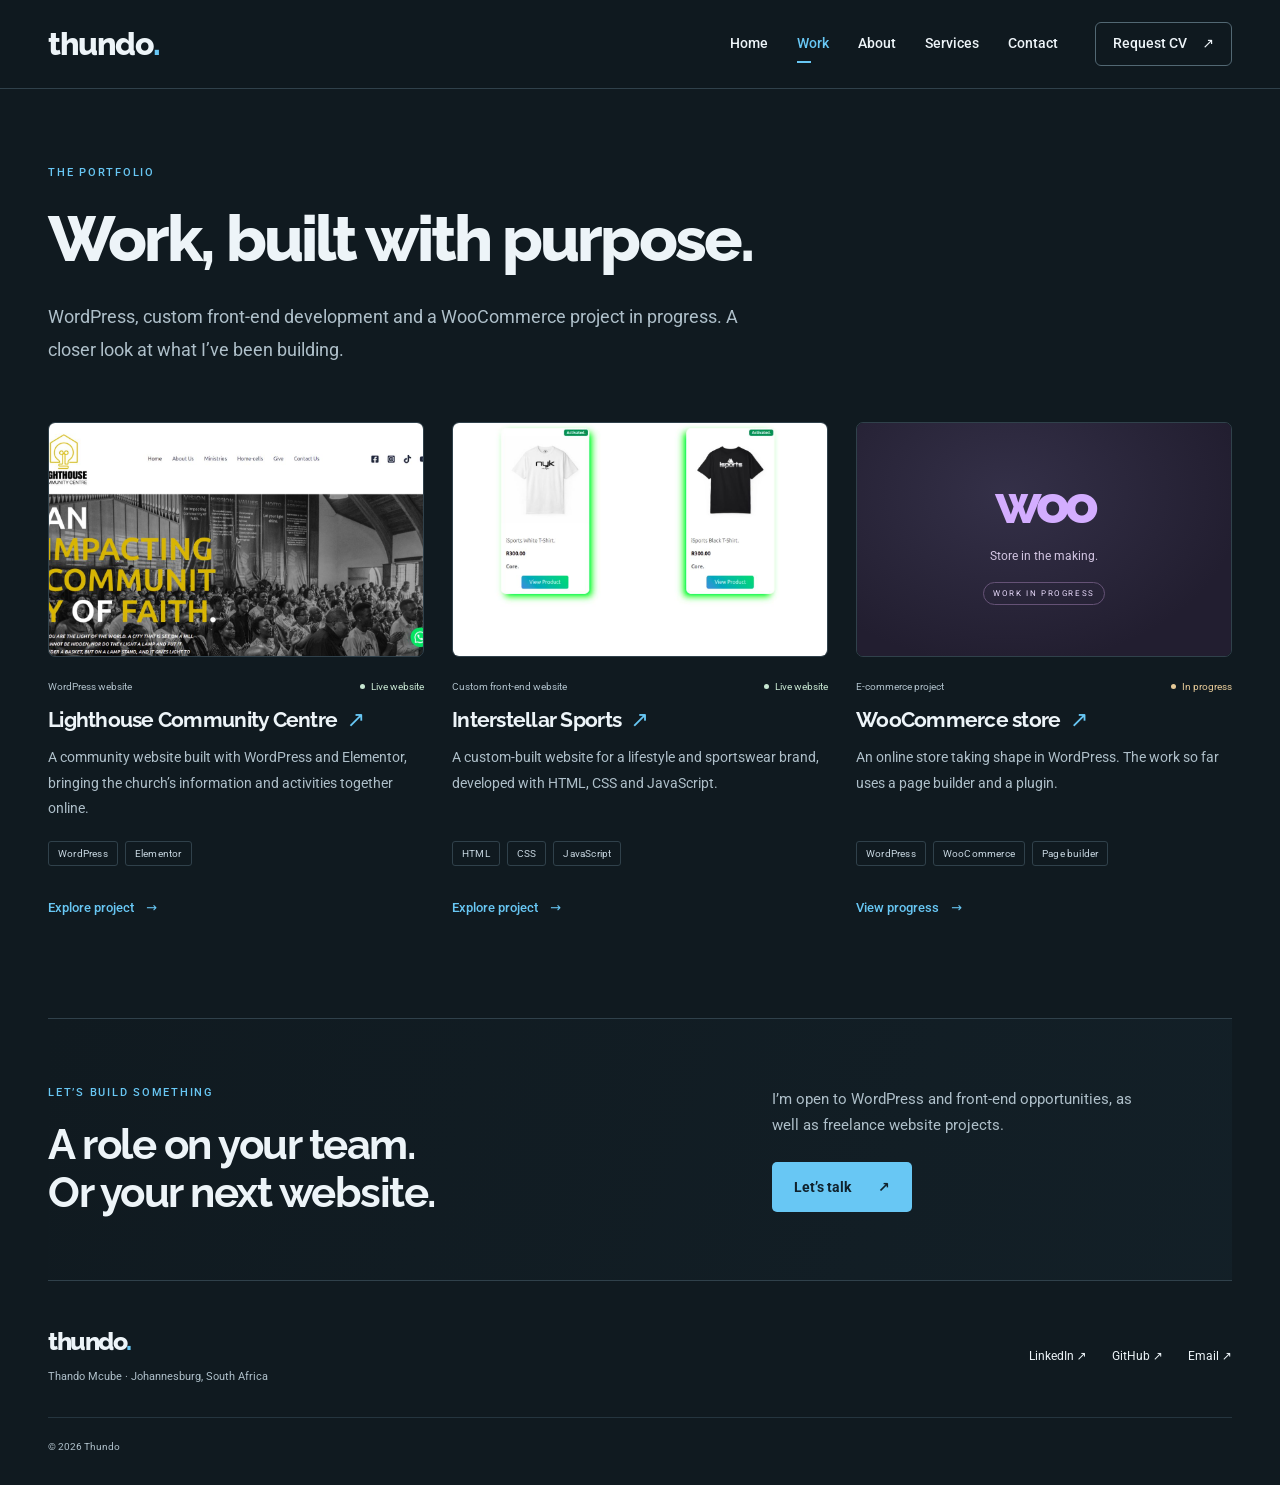
<file: portfolio.html>
<!doctype html>
<html lang="en-ZA">
<head>
<meta charset="utf-8">
<meta name="viewport" content="width=device-width, initial-scale=1">
<title>Selected projects | Thundo</title>
<meta name="description" content="Explore Lighthouse Community Centre, Interstellar Sports and an in-progress WooCommerce store.">
<meta name="theme-color" content="#101a20">
<meta property="og:type" content="website">
<meta property="og:title" content="Selected projects | Thundo">
<meta property="og:description" content="Explore Lighthouse Community Centre, Interstellar Sports and an in-progress WooCommerce store.">
<link rel="icon" href="assets/img/favicon.ico">
<link rel="apple-touch-icon" href="assets/img/apple-touch-icon.png">
<link rel="preconnect" href="https://fonts.googleapis.com">
<link rel="preconnect" href="https://fonts.gstatic.com" crossorigin>
<link href="https://fonts.googleapis.com/css2?family=Raleway:wght@500;600;700;800&amp;family=Roboto:wght@400;500;700&amp;display=swap" rel="stylesheet">
<link rel="stylesheet" href="assets/css/site.css">
<script src="assets/js/site.js" defer></script>
</head>
<body>
<a class="skip-link" href="#main">Skip to content</a>
<header class="site-header"><div class="container header-inner">
<a class="wordmark" href="index.html" aria-label="Thundo home">thundo<span>.</span></a>
<button class="menu-toggle" type="button" aria-expanded="false" aria-controls="primary-nav" hidden>Menu <span aria-hidden="true">☰</span></button>
<nav id="primary-nav" class="primary-nav" aria-label="Main navigation"><a href="index.html">Home</a><a href="portfolio.html" aria-current="page">Work</a><a href="about.html">About</a><a href="services.html">Services</a><a href="contact.html">Contact</a><a class="nav-cv" href="mailto:info@thundo.co.za?subject=CV%20request%20%E2%80%94%20Thando%20Mcube">Request CV <span aria-hidden="true">↗</span></a></nav>
</div></header>
<main id="main" tabindex="-1"><section class="page-intro container"><p class="eyebrow">THE PORTFOLIO</p><h1>Work, built with purpose.</h1><p class="lead">WordPress, custom front-end development and a WooCommerce project in progress. A closer look at what I’ve been building.</p></section><section class="container all-projects" aria-label="Projects"><div class="project-grid"><article class="project-card"><a class="project-visual" href="lhcc.html" aria-label="Explore Lighthouse Community Centre"><img src="assets/img/projects/lhcc.png" alt="Lighthouse Community Centre website with its yellow and white headline over a congregation photograph" width="1280" height="720" loading="lazy"></a><div class="project-meta"><span>WordPress website</span><span class="status ">Live website</span></div><h2><a href="lhcc.html">Lighthouse Community Centre <span aria-hidden="true">↗</span></a></h2><p>A community website built with WordPress and Elementor, bringing the church’s information and activities together online.</p><ul class="tags" aria-label="Technologies"><li>WordPress</li><li>Elementor</li></ul><a class="text-link" href="lhcc.html">Explore project <span aria-hidden="true">→</span><span class="sr-only">: Lighthouse Community Centre</span></a></article><article class="project-card"><a class="project-visual" href="interstellar-sports.html" aria-label="Explore Interstellar Sports"><img src="assets/img/projects/interstellar.png" alt="Product presentation on the Interstellar Sports website" width="1280" height="720" loading="lazy"></a><div class="project-meta"><span>Custom front-end website</span><span class="status ">Live website</span></div><h2><a href="interstellar-sports.html">Interstellar Sports <span aria-hidden="true">↗</span></a></h2><p>A custom-built website for a lifestyle and sportswear brand, developed with HTML, CSS and JavaScript.</p><ul class="tags" aria-label="Technologies"><li>HTML</li><li>CSS</li><li>JavaScript</li></ul><a class="text-link" href="interstellar-sports.html">Explore project <span aria-hidden="true">→</span><span class="sr-only">: Interstellar Sports</span></a></article><article class="project-card"><a class="project-visual" href="woocommerce.html" aria-label="Explore WooCommerce store"><div class="work-in-progress"><span class="wc-mark" aria-hidden="true">woo</span><span>Store in the making.</span><span class="progress-label">WORK IN PROGRESS</span></div></a><div class="project-meta"><span>E-commerce project</span><span class="status status-progress">In progress</span></div><h2><a href="woocommerce.html">WooCommerce store <span aria-hidden="true">↗</span></a></h2><p>An online store taking shape in WordPress. The work so far uses a page builder and a plugin.</p><ul class="tags" aria-label="Technologies"><li>WordPress</li><li>WooCommerce</li><li>Page builder</li></ul><a class="text-link" href="woocommerce.html">View progress <span aria-hidden="true">→</span><span class="sr-only">: WooCommerce store</span></a></article></div></section><section class="contact-band container"><div><p class="eyebrow">LET’S BUILD SOMETHING</p><h2>A role on your team.<br>Or your next website.</h2></div><div><p>I’m open to WordPress and front-end opportunities, as well as freelance website projects.</p><a class="button primary" href="contact.html">Let’s talk <span aria-hidden="true">↗</span></a></div></section></main>
<footer class="site-footer container"><div><a class="wordmark" href="index.html">thundo<span>.</span></a><p>Thando Mcube · Johannesburg, South Africa</p></div><div class="footer-links"><a href="https://www.linkedin.com/in/thando-mcube-bb2957168">LinkedIn <span aria-hidden="true">↗</span></a><a href="https://github.com/thando-developer-works/">GitHub <span aria-hidden="true">↗</span></a><a href="mailto:info@thundo.co.za">Email <span aria-hidden="true">↗</span></a></div><p class="copyright">© 2026 Thundo</p></footer>
</body></html>
</file>
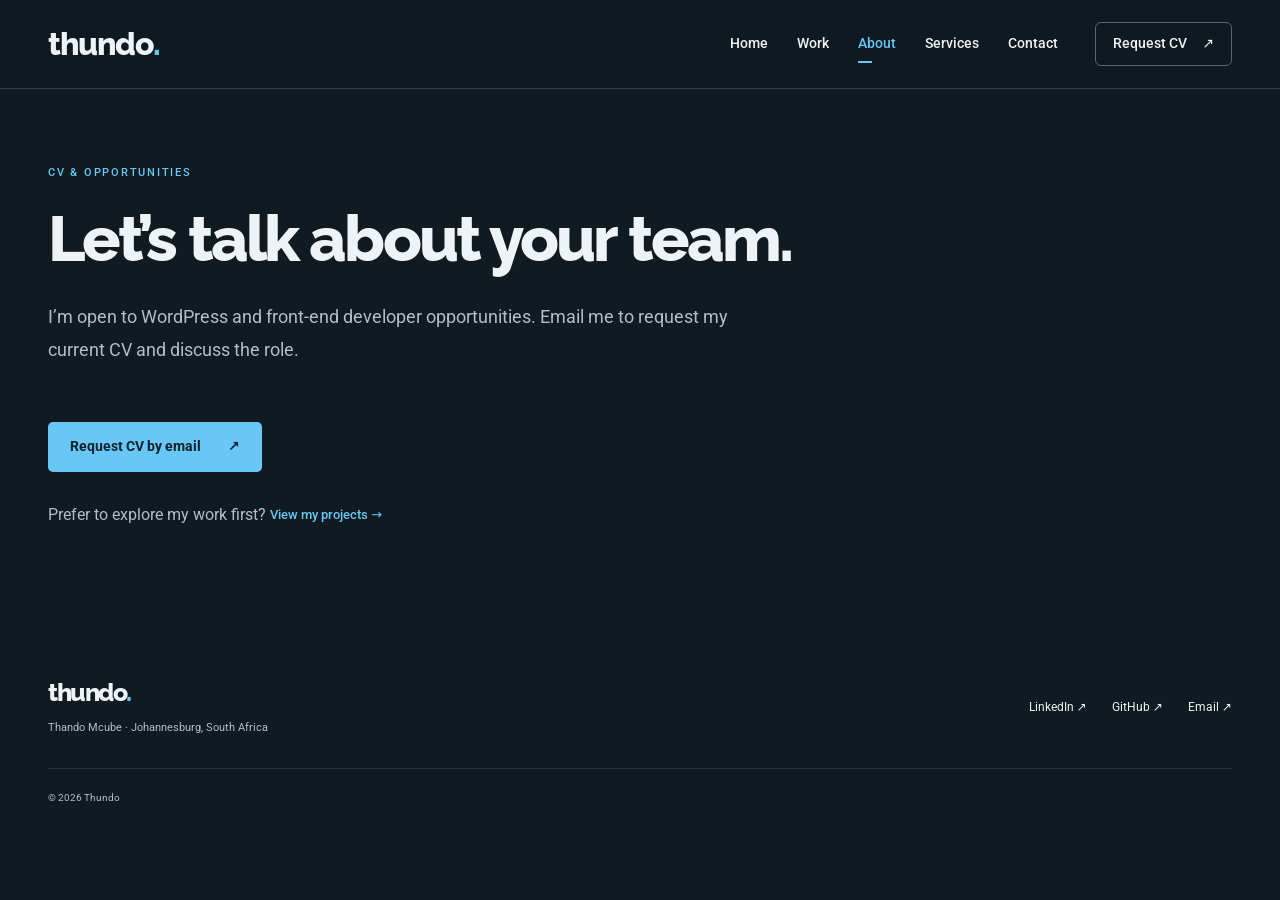
<file: resume.html>
<!doctype html>
<html lang="en-ZA">
<head>
<meta charset="utf-8">
<meta name="viewport" content="width=device-width, initial-scale=1">
<title>Request my CV | Thundo</title>
<meta name="description" content="Request Thando Mcube’s current CV by email.">
<meta name="theme-color" content="#101a20">
<meta property="og:type" content="website">
<meta property="og:title" content="Request my CV | Thundo">
<meta property="og:description" content="Request Thando Mcube’s current CV by email.">
<link rel="icon" href="assets/img/favicon.ico">
<link rel="apple-touch-icon" href="assets/img/apple-touch-icon.png">
<link rel="preconnect" href="https://fonts.googleapis.com">
<link rel="preconnect" href="https://fonts.gstatic.com" crossorigin>
<link href="https://fonts.googleapis.com/css2?family=Raleway:wght@500;600;700;800&amp;family=Roboto:wght@400;500;700&amp;display=swap" rel="stylesheet">
<link rel="stylesheet" href="assets/css/site.css">
<script src="assets/js/site.js" defer></script>
</head>
<body>
<a class="skip-link" href="#main">Skip to content</a>
<header class="site-header"><div class="container header-inner">
<a class="wordmark" href="index.html" aria-label="Thundo home">thundo<span>.</span></a>
<button class="menu-toggle" type="button" aria-expanded="false" aria-controls="primary-nav" hidden>Menu <span aria-hidden="true">☰</span></button>
<nav id="primary-nav" class="primary-nav" aria-label="Main navigation"><a href="index.html">Home</a><a href="portfolio.html">Work</a><a href="about.html" aria-current="page">About</a><a href="services.html">Services</a><a href="contact.html">Contact</a><a class="nav-cv" href="mailto:info@thundo.co.za?subject=CV%20request%20%E2%80%94%20Thando%20Mcube">Request CV <span aria-hidden="true">↗</span></a></nav>
</div></header>
<main id="main" tabindex="-1"><section class="page-intro container"><p class="eyebrow">CV & OPPORTUNITIES</p><h1>Let’s talk about your team.</h1><p class="lead">I’m open to WordPress and front-end developer opportunities. Email me to request my current CV and discuss the role.</p></section><section class="container simple-content"><a class="button primary" href="mailto:info@thundo.co.za?subject=CV%20request%20%E2%80%94%20Thando%20Mcube">Request CV by email <span aria-hidden="true">↗</span></a><p>Prefer to explore my work first? <a class="text-link" href="portfolio.html">View my projects →</a></p></section></main>
<footer class="site-footer container"><div><a class="wordmark" href="index.html">thundo<span>.</span></a><p>Thando Mcube · Johannesburg, South Africa</p></div><div class="footer-links"><a href="https://www.linkedin.com/in/thando-mcube-bb2957168">LinkedIn <span aria-hidden="true">↗</span></a><a href="https://github.com/thando-developer-works/">GitHub <span aria-hidden="true">↗</span></a><a href="mailto:info@thundo.co.za">Email <span aria-hidden="true">↗</span></a></div><p class="copyright">© 2026 Thundo</p></footer>
</body></html>
</file>
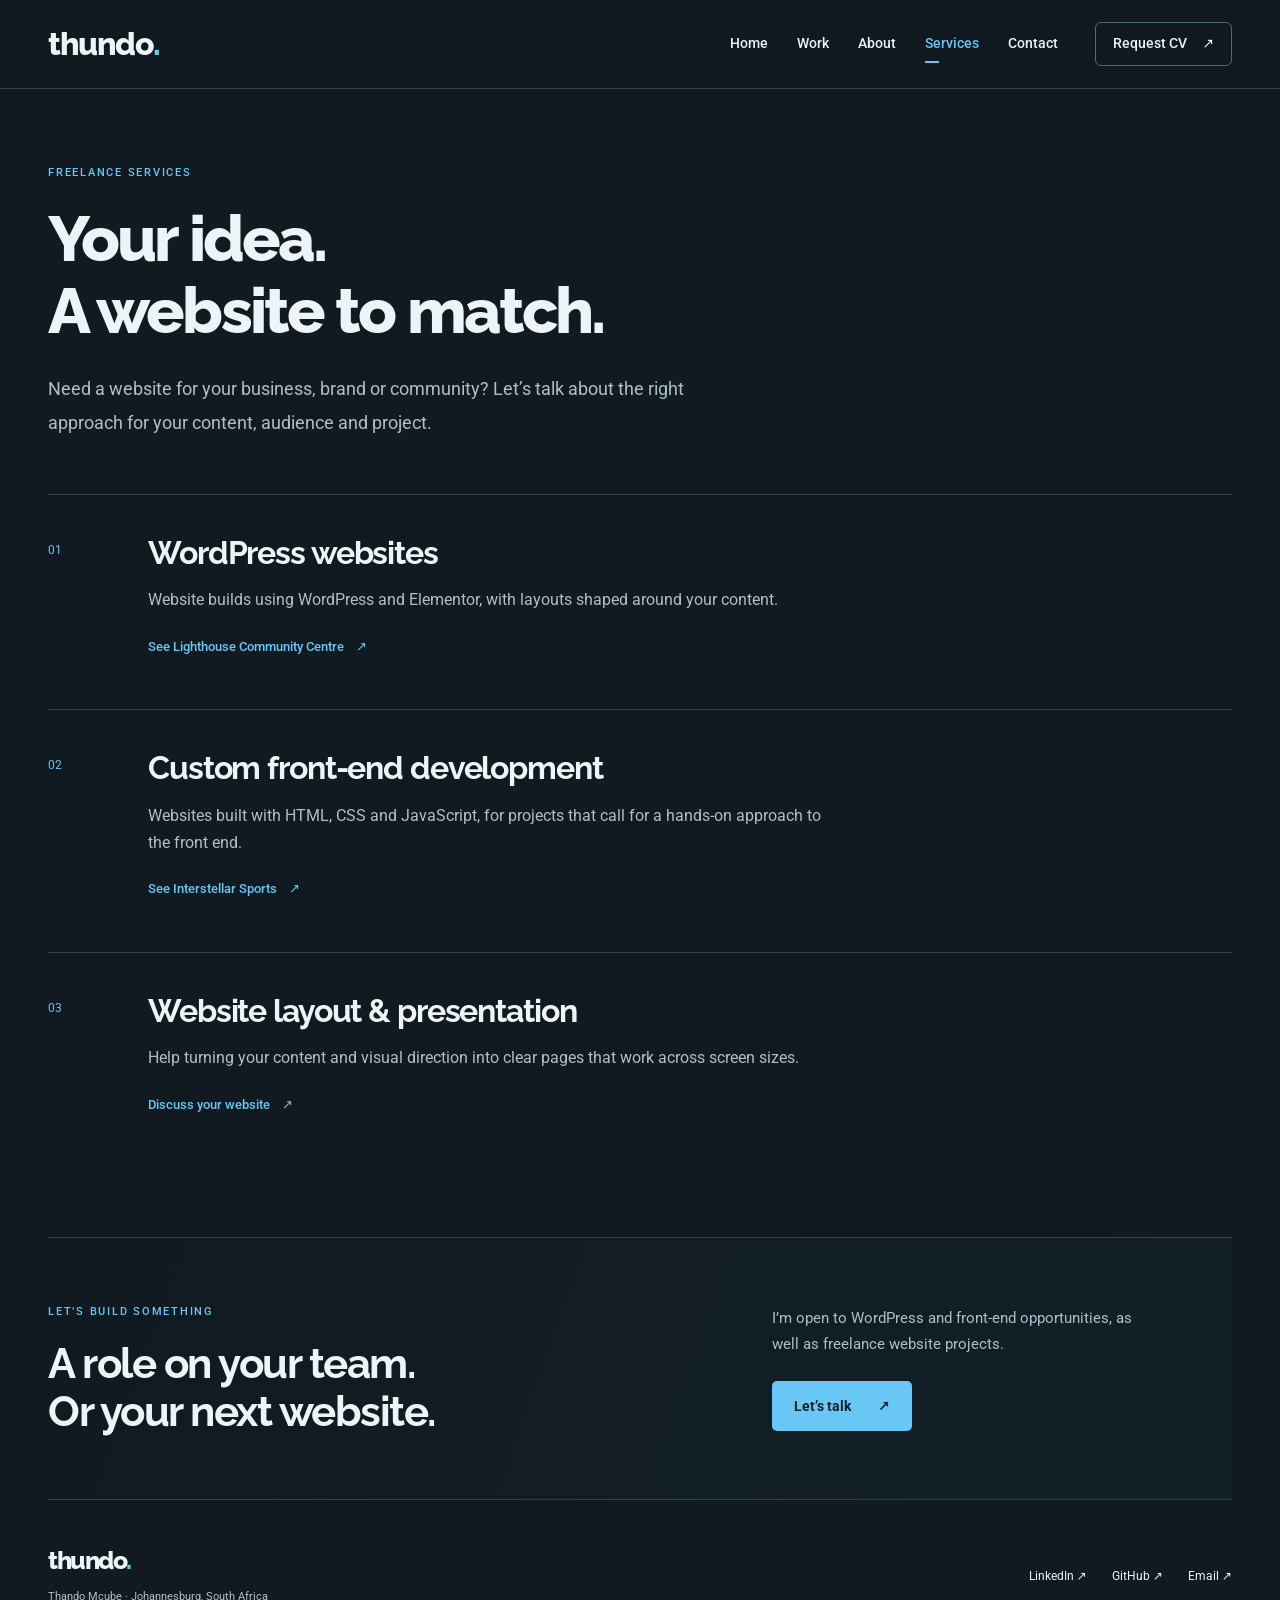
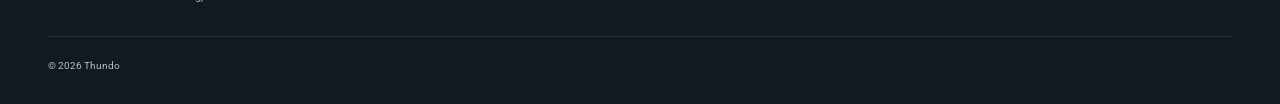
<file: service-details.html>
<!doctype html>
<html lang="en-ZA">
<head>
<meta charset="utf-8">
<meta name="viewport" content="width=device-width, initial-scale=1">
<title>Website services | Thundo</title>
<meta name="description" content="Explore WordPress and front-end website services.">
<meta name="theme-color" content="#101a20">
<meta property="og:type" content="website">
<meta property="og:title" content="Website services | Thundo">
<meta property="og:description" content="Explore WordPress and front-end website services.">
<link rel="icon" href="assets/img/favicon.ico">
<link rel="apple-touch-icon" href="assets/img/apple-touch-icon.png">
<link rel="preconnect" href="https://fonts.googleapis.com">
<link rel="preconnect" href="https://fonts.gstatic.com" crossorigin>
<link href="https://fonts.googleapis.com/css2?family=Raleway:wght@500;600;700;800&amp;family=Roboto:wght@400;500;700&amp;display=swap" rel="stylesheet">
<link rel="stylesheet" href="assets/css/site.css">
<script src="assets/js/site.js" defer></script>
</head>
<body>
<a class="skip-link" href="#main">Skip to content</a>
<header class="site-header"><div class="container header-inner">
<a class="wordmark" href="index.html" aria-label="Thundo home">thundo<span>.</span></a>
<button class="menu-toggle" type="button" aria-expanded="false" aria-controls="primary-nav" hidden>Menu <span aria-hidden="true">☰</span></button>
<nav id="primary-nav" class="primary-nav" aria-label="Main navigation"><a href="index.html">Home</a><a href="portfolio.html">Work</a><a href="about.html">About</a><a href="services.html" aria-current="page">Services</a><a href="contact.html">Contact</a><a class="nav-cv" href="mailto:info@thundo.co.za?subject=CV%20request%20%E2%80%94%20Thando%20Mcube">Request CV <span aria-hidden="true">↗</span></a></nav>
</div></header>
<main id="main" tabindex="-1"><section class="page-intro container"><p class="eyebrow">FREELANCE SERVICES</p><h1>Your idea.<br>A website to match.</h1><p class="lead">Need a website for your business, brand or community? Let’s talk about the right approach for your content, audience and project.</p></section><section class="container service-list" aria-label="Services"><article><span class="row-number">01</span><div><h2>WordPress websites</h2><p>Website builds using WordPress and Elementor, with layouts shaped around your content.</p><a class="text-link" href="lhcc.html">See Lighthouse Community Centre <span aria-hidden="true">↗</span></a></div></article><article><span class="row-number">02</span><div><h2>Custom front-end development</h2><p>Websites built with HTML, CSS and JavaScript, for projects that call for a hands-on approach to the front end.</p><a class="text-link" href="interstellar-sports.html">See Interstellar Sports <span aria-hidden="true">↗</span></a></div></article><article><span class="row-number">03</span><div><h2>Website layout &amp; presentation</h2><p>Help turning your content and visual direction into clear pages that work across screen sizes.</p><a class="text-link" href="contact.html">Discuss your website <span aria-hidden="true">↗</span></a></div></article></section><section class="contact-band container"><div><p class="eyebrow">LET’S BUILD SOMETHING</p><h2>A role on your team.<br>Or your next website.</h2></div><div><p>I’m open to WordPress and front-end opportunities, as well as freelance website projects.</p><a class="button primary" href="contact.html">Let’s talk <span aria-hidden="true">↗</span></a></div></section></main>
<footer class="site-footer container"><div><a class="wordmark" href="index.html">thundo<span>.</span></a><p>Thando Mcube · Johannesburg, South Africa</p></div><div class="footer-links"><a href="https://www.linkedin.com/in/thando-mcube-bb2957168">LinkedIn <span aria-hidden="true">↗</span></a><a href="https://github.com/thando-developer-works/">GitHub <span aria-hidden="true">↗</span></a><a href="mailto:info@thundo.co.za">Email <span aria-hidden="true">↗</span></a></div><p class="copyright">© 2026 Thundo</p></footer>
</body></html>
</file>
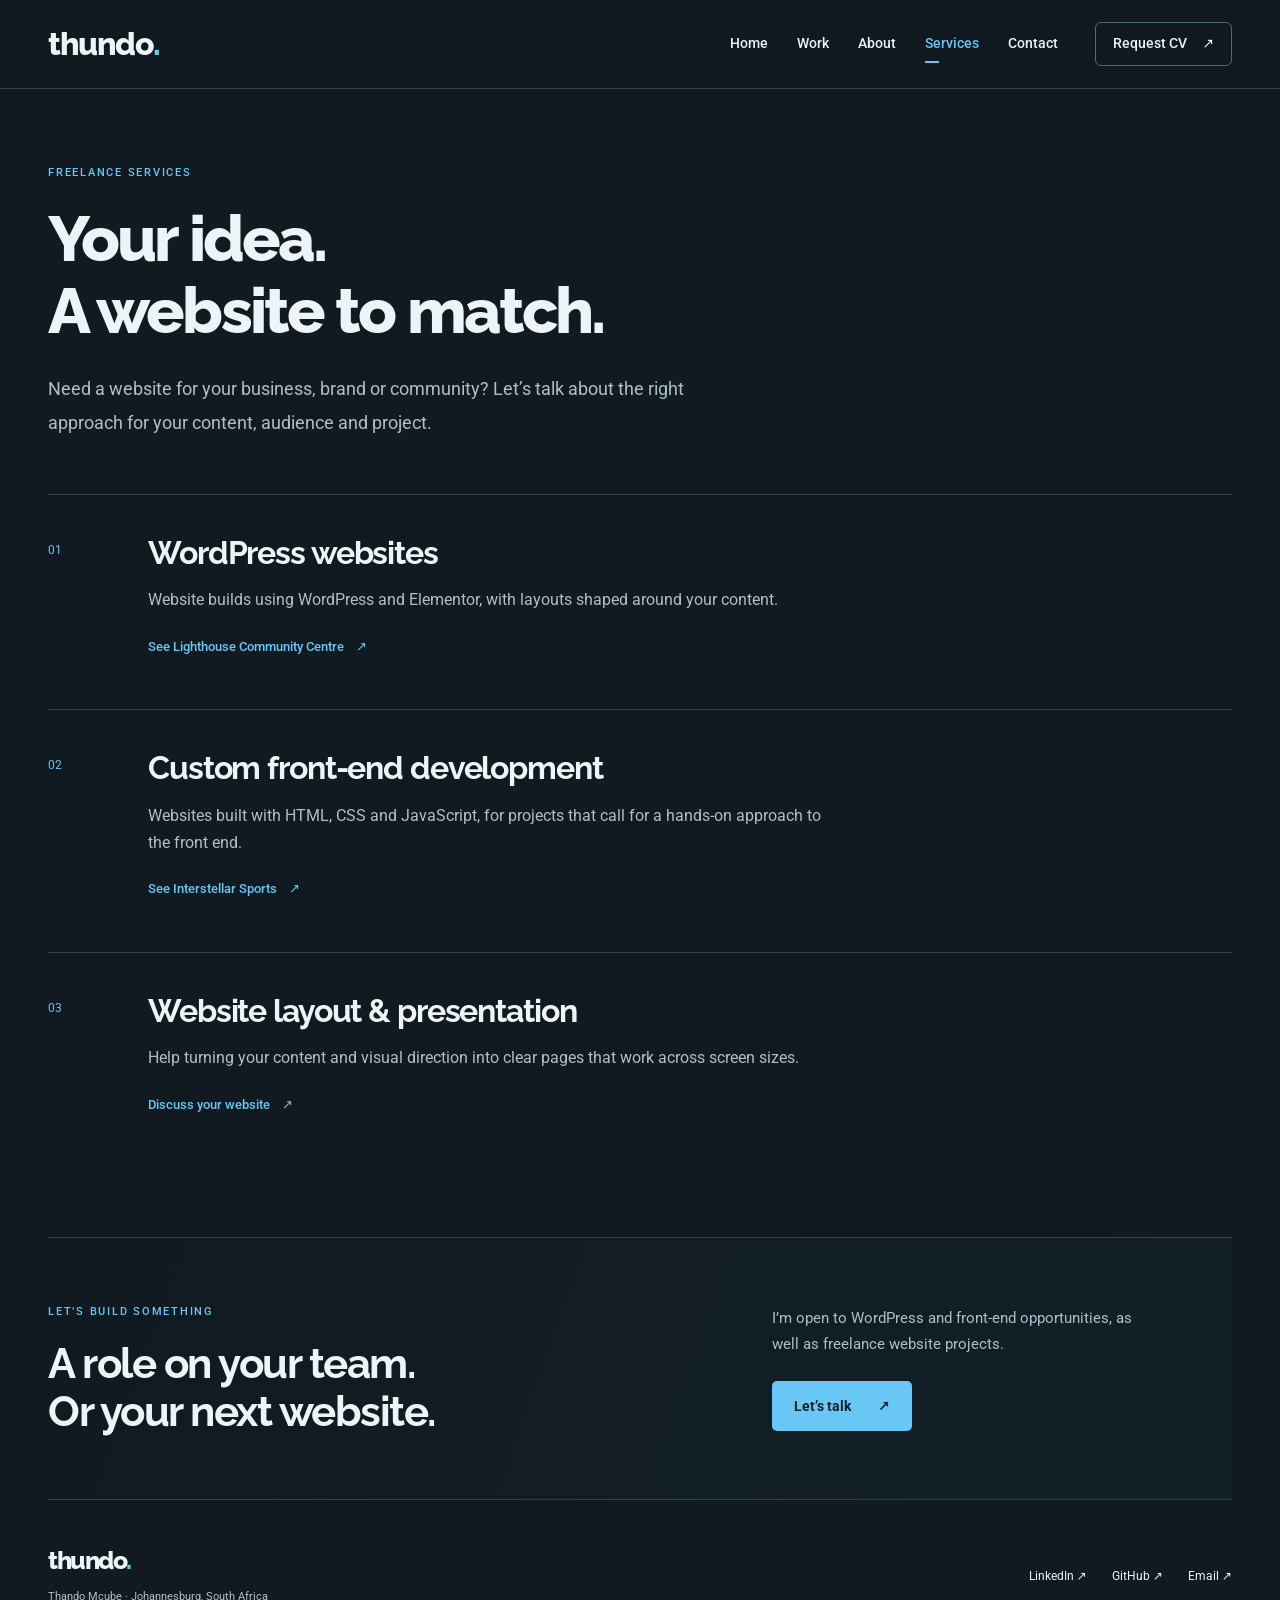
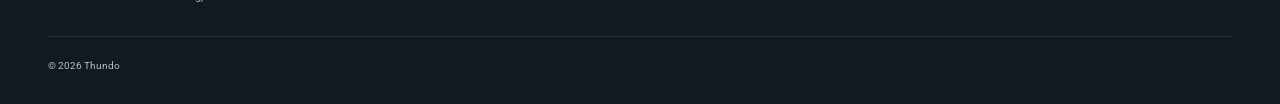
<file: services.html>
<!doctype html>
<html lang="en-ZA">
<head>
<meta charset="utf-8">
<meta name="viewport" content="width=device-width, initial-scale=1">
<title>Freelance website services | Thundo</title>
<meta name="description" content="WordPress websites, custom front-end development and website layout services from Thando Mcube.">
<meta name="theme-color" content="#101a20">
<meta property="og:type" content="website">
<meta property="og:title" content="Freelance website services | Thundo">
<meta property="og:description" content="WordPress websites, custom front-end development and website layout services from Thando Mcube.">
<link rel="icon" href="assets/img/favicon.ico">
<link rel="apple-touch-icon" href="assets/img/apple-touch-icon.png">
<link rel="preconnect" href="https://fonts.googleapis.com">
<link rel="preconnect" href="https://fonts.gstatic.com" crossorigin>
<link href="https://fonts.googleapis.com/css2?family=Raleway:wght@500;600;700;800&amp;family=Roboto:wght@400;500;700&amp;display=swap" rel="stylesheet">
<link rel="stylesheet" href="assets/css/site.css">
<script src="assets/js/site.js" defer></script>
</head>
<body>
<a class="skip-link" href="#main">Skip to content</a>
<header class="site-header"><div class="container header-inner">
<a class="wordmark" href="index.html" aria-label="Thundo home">thundo<span>.</span></a>
<button class="menu-toggle" type="button" aria-expanded="false" aria-controls="primary-nav" hidden>Menu <span aria-hidden="true">☰</span></button>
<nav id="primary-nav" class="primary-nav" aria-label="Main navigation"><a href="index.html">Home</a><a href="portfolio.html">Work</a><a href="about.html">About</a><a href="services.html" aria-current="page">Services</a><a href="contact.html">Contact</a><a class="nav-cv" href="mailto:info@thundo.co.za?subject=CV%20request%20%E2%80%94%20Thando%20Mcube">Request CV <span aria-hidden="true">↗</span></a></nav>
</div></header>
<main id="main" tabindex="-1"><section class="page-intro container"><p class="eyebrow">FREELANCE SERVICES</p><h1>Your idea.<br>A website to match.</h1><p class="lead">Need a website for your business, brand or community? Let’s talk about the right approach for your content, audience and project.</p></section><section class="container service-list" aria-label="Services"><article><span class="row-number">01</span><div><h2>WordPress websites</h2><p>Website builds using WordPress and Elementor, with layouts shaped around your content.</p><a class="text-link" href="lhcc.html">See Lighthouse Community Centre <span aria-hidden="true">↗</span></a></div></article><article><span class="row-number">02</span><div><h2>Custom front-end development</h2><p>Websites built with HTML, CSS and JavaScript, for projects that call for a hands-on approach to the front end.</p><a class="text-link" href="interstellar-sports.html">See Interstellar Sports <span aria-hidden="true">↗</span></a></div></article><article><span class="row-number">03</span><div><h2>Website layout &amp; presentation</h2><p>Help turning your content and visual direction into clear pages that work across screen sizes.</p><a class="text-link" href="contact.html">Discuss your website <span aria-hidden="true">↗</span></a></div></article></section><section class="contact-band container"><div><p class="eyebrow">LET’S BUILD SOMETHING</p><h2>A role on your team.<br>Or your next website.</h2></div><div><p>I’m open to WordPress and front-end opportunities, as well as freelance website projects.</p><a class="button primary" href="contact.html">Let’s talk <span aria-hidden="true">↗</span></a></div></section></main>
<footer class="site-footer container"><div><a class="wordmark" href="index.html">thundo<span>.</span></a><p>Thando Mcube · Johannesburg, South Africa</p></div><div class="footer-links"><a href="https://www.linkedin.com/in/thando-mcube-bb2957168">LinkedIn <span aria-hidden="true">↗</span></a><a href="https://github.com/thando-developer-works/">GitHub <span aria-hidden="true">↗</span></a><a href="mailto:info@thundo.co.za">Email <span aria-hidden="true">↗</span></a></div><p class="copyright">© 2026 Thundo</p></footer>
</body></html>
</file>
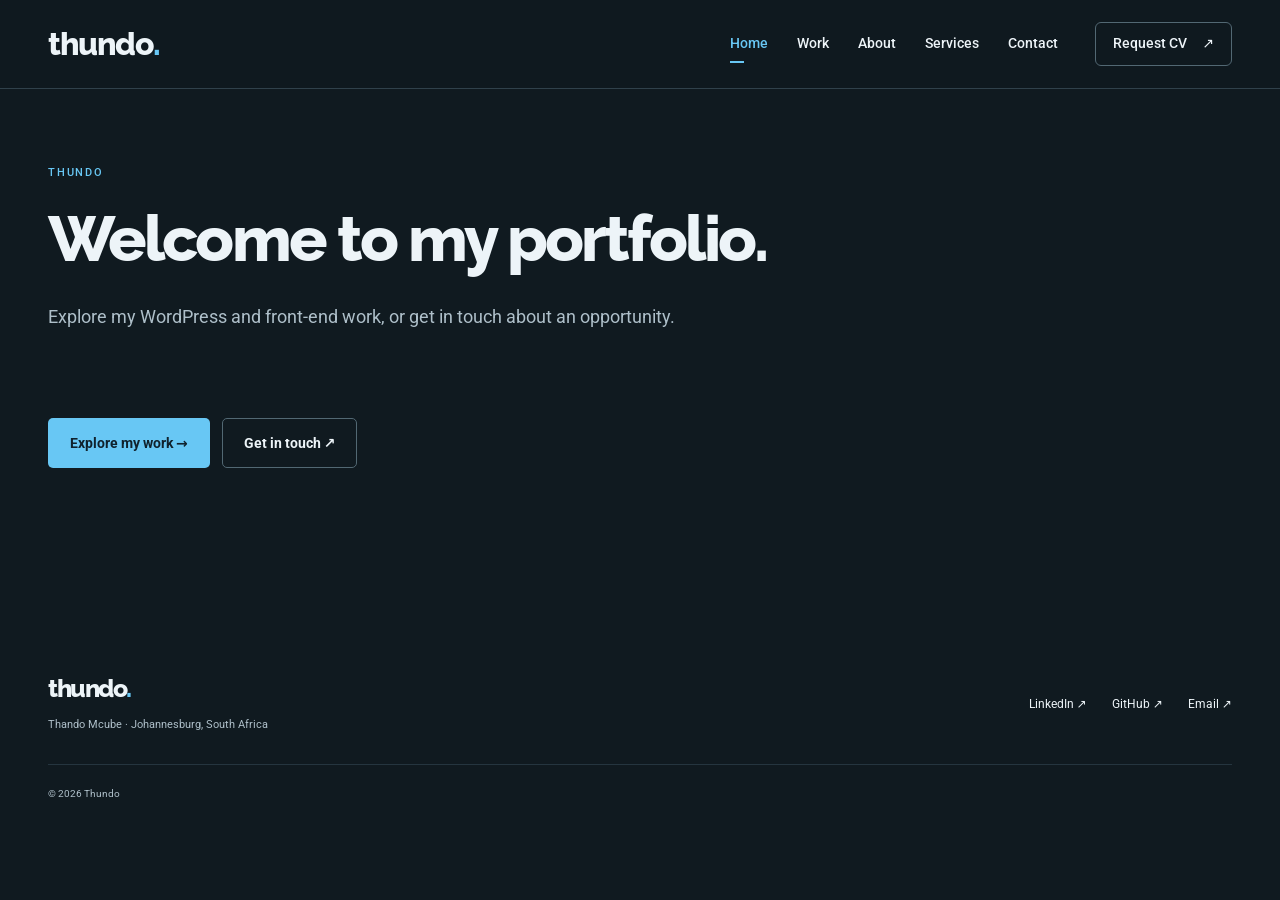
<file: starter-page.html>
<!doctype html>
<html lang="en-ZA">
<head>
<meta charset="utf-8">
<meta name="viewport" content="width=device-width, initial-scale=1">
<title>Explore Thundo | Thundo</title>
<meta name="description" content="Explore Thando Mcube’s portfolio and contact information.">
<meta name="theme-color" content="#101a20">
<meta property="og:type" content="website">
<meta property="og:title" content="Explore Thundo | Thundo">
<meta property="og:description" content="Explore Thando Mcube’s portfolio and contact information.">
<link rel="icon" href="assets/img/favicon.ico">
<link rel="apple-touch-icon" href="assets/img/apple-touch-icon.png">
<link rel="preconnect" href="https://fonts.googleapis.com">
<link rel="preconnect" href="https://fonts.gstatic.com" crossorigin>
<link href="https://fonts.googleapis.com/css2?family=Raleway:wght@500;600;700;800&amp;family=Roboto:wght@400;500;700&amp;display=swap" rel="stylesheet">
<link rel="stylesheet" href="assets/css/site.css">
<script src="assets/js/site.js" defer></script>
</head>
<body>
<a class="skip-link" href="#main">Skip to content</a>
<header class="site-header"><div class="container header-inner">
<a class="wordmark" href="index.html" aria-label="Thundo home">thundo<span>.</span></a>
<button class="menu-toggle" type="button" aria-expanded="false" aria-controls="primary-nav" hidden>Menu <span aria-hidden="true">☰</span></button>
<nav id="primary-nav" class="primary-nav" aria-label="Main navigation"><a href="index.html" aria-current="page">Home</a><a href="portfolio.html">Work</a><a href="about.html">About</a><a href="services.html">Services</a><a href="contact.html">Contact</a><a class="nav-cv" href="mailto:info@thundo.co.za?subject=CV%20request%20%E2%80%94%20Thando%20Mcube">Request CV <span aria-hidden="true">↗</span></a></nav>
</div></header>
<main id="main" tabindex="-1"><section class="page-intro container"><p class="eyebrow">THUNDO</p><h1>Welcome to my portfolio.</h1><p class="lead">Explore my WordPress and front-end work, or get in touch about an opportunity.</p></section><section class="container simple-content"><div class="actions"><a class="button primary" href="portfolio.html">Explore my work →</a><a class="button secondary" href="contact.html">Get in touch ↗</a></div></section></main>
<footer class="site-footer container"><div><a class="wordmark" href="index.html">thundo<span>.</span></a><p>Thando Mcube · Johannesburg, South Africa</p></div><div class="footer-links"><a href="https://www.linkedin.com/in/thando-mcube-bb2957168">LinkedIn <span aria-hidden="true">↗</span></a><a href="https://github.com/thando-developer-works/">GitHub <span aria-hidden="true">↗</span></a><a href="mailto:info@thundo.co.za">Email <span aria-hidden="true">↗</span></a></div><p class="copyright">© 2026 Thundo</p></footer>
</body></html>
</file>
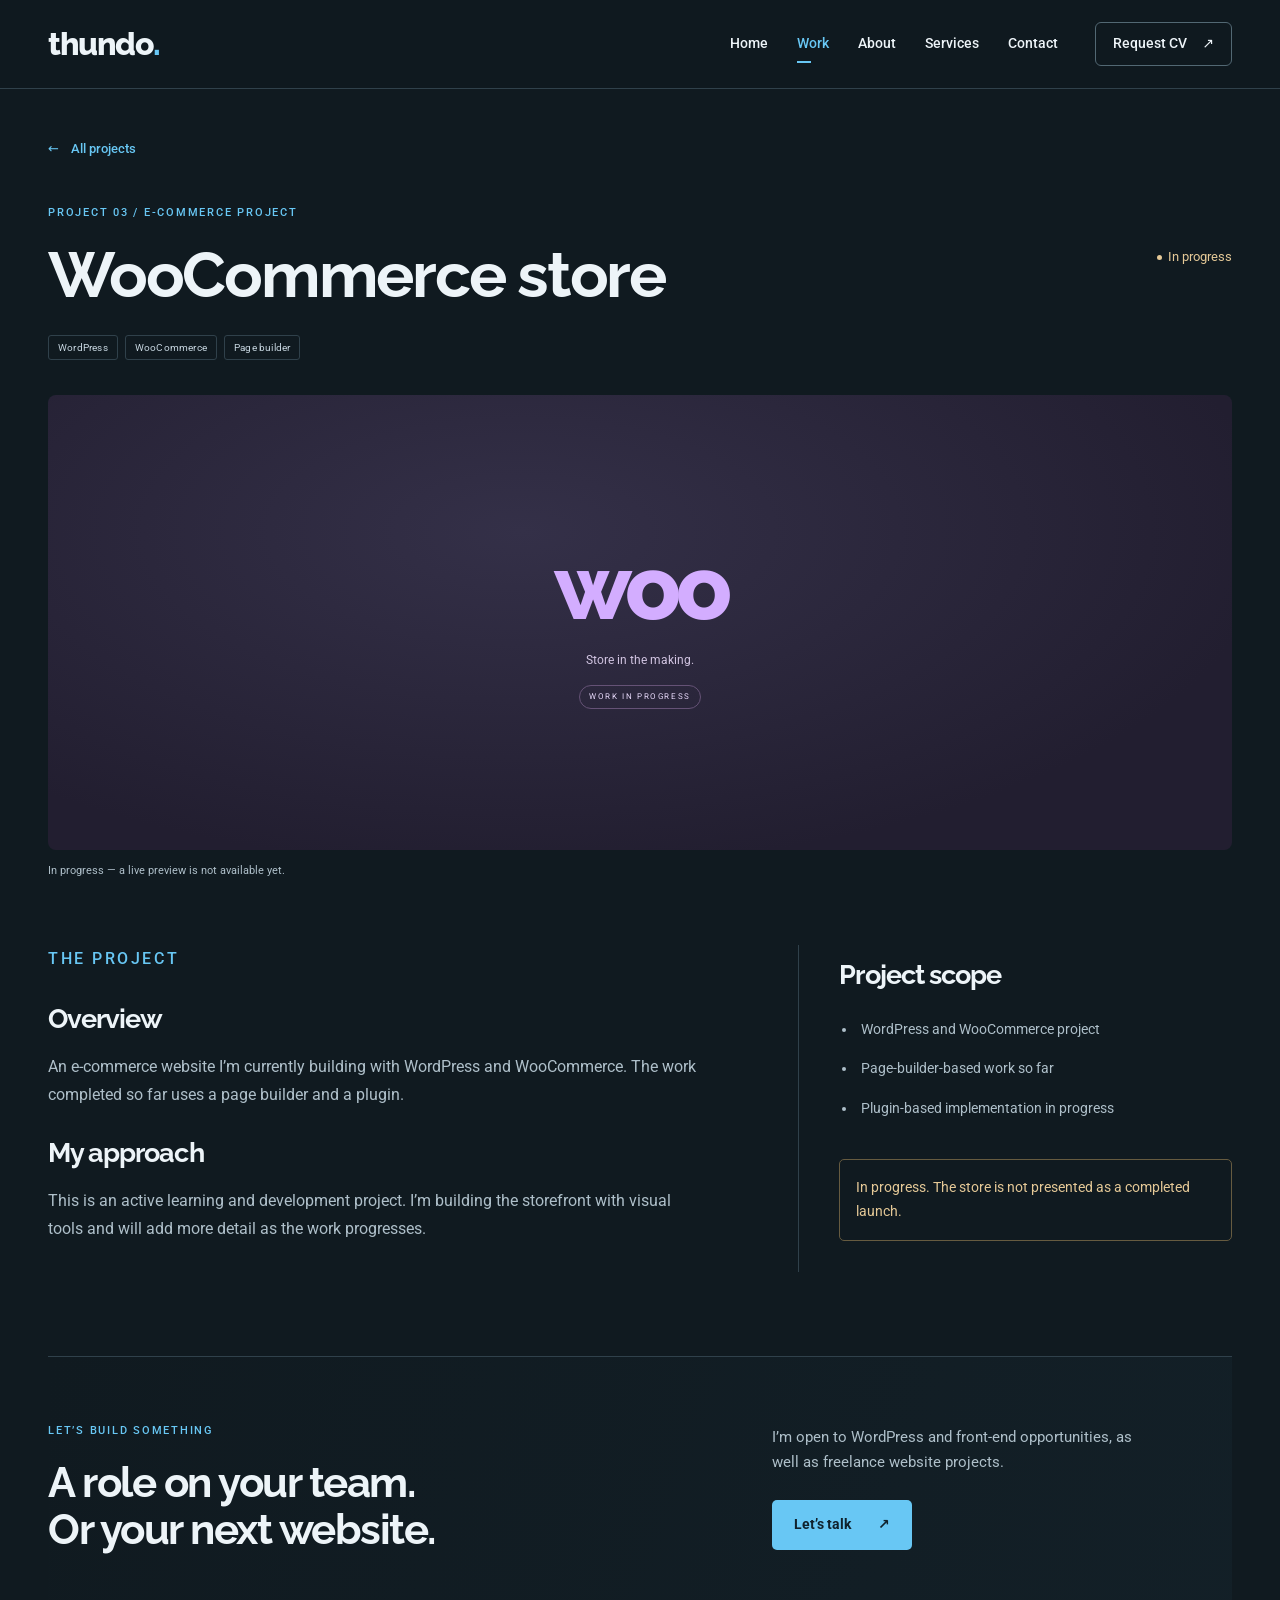
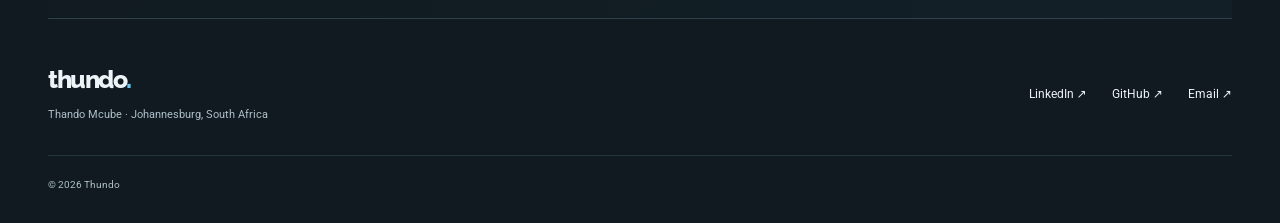
<file: woocommerce.html>
<!doctype html>
<html lang="en-ZA">
<head>
<meta charset="utf-8">
<meta name="viewport" content="width=device-width, initial-scale=1">
<title>WooCommerce store | Thundo</title>
<meta name="description" content="An online store taking shape in WordPress. The work so far uses a page builder and a plugin.">
<meta name="theme-color" content="#101a20">
<meta property="og:type" content="website">
<meta property="og:title" content="WooCommerce store | Thundo">
<meta property="og:description" content="An online store taking shape in WordPress. The work so far uses a page builder and a plugin.">
<link rel="icon" href="assets/img/favicon.ico">
<link rel="apple-touch-icon" href="assets/img/apple-touch-icon.png">
<link rel="preconnect" href="https://fonts.googleapis.com">
<link rel="preconnect" href="https://fonts.gstatic.com" crossorigin>
<link href="https://fonts.googleapis.com/css2?family=Raleway:wght@500;600;700;800&amp;family=Roboto:wght@400;500;700&amp;display=swap" rel="stylesheet">
<link rel="stylesheet" href="assets/css/site.css">
<script src="assets/js/site.js" defer></script>
</head>
<body>
<a class="skip-link" href="#main">Skip to content</a>
<header class="site-header"><div class="container header-inner">
<a class="wordmark" href="index.html" aria-label="Thundo home">thundo<span>.</span></a>
<button class="menu-toggle" type="button" aria-expanded="false" aria-controls="primary-nav" hidden>Menu <span aria-hidden="true">☰</span></button>
<nav id="primary-nav" class="primary-nav" aria-label="Main navigation"><a href="index.html">Home</a><a href="portfolio.html" aria-current="page">Work</a><a href="about.html">About</a><a href="services.html">Services</a><a href="contact.html">Contact</a><a class="nav-cv" href="mailto:info@thundo.co.za?subject=CV%20request%20%E2%80%94%20Thando%20Mcube">Request CV <span aria-hidden="true">↗</span></a></nav>
</div></header>
<main id="main" tabindex="-1"><section class="container project-intro"><a class="text-link back-link" href="portfolio.html"><span aria-hidden="true">←</span> All projects</a><div class="project-title-row"><div><p class="eyebrow">PROJECT 03 / E-COMMERCE PROJECT</p><h1>WooCommerce store</h1></div><span class="status status-progress">In progress</span></div><ul class="tags" aria-label="Technologies"><li>WordPress</li><li>WooCommerce</li><li>Page builder</li></ul></section><figure class="container project-cover"><div class="work-in-progress"><span class="wc-mark" aria-hidden="true">woo</span><span>Store in the making.</span><span class="progress-label">WORK IN PROGRESS</span></div><figcaption>In progress — a live preview is not available yet.</figcaption></figure><section class="container case-study"><div><p class="eyebrow">THE PROJECT</p><h2>Overview</h2><p>An e-commerce website I’m currently building with WordPress and WooCommerce. The work completed so far uses a page builder and a plugin.</p><h2>My approach</h2><p>This is an active learning and development project. I’m building the storefront with visual tools and will add more detail as the work progresses.</p></div><aside><h2>Project scope</h2><ul class="scope-list"><li>WordPress and WooCommerce project</li><li>Page-builder-based work so far</li><li>Plugin-based implementation in progress</li></ul><p class="progress-note">In progress. The store is not presented as a completed launch.</p></aside></section><section class="contact-band container"><div><p class="eyebrow">LET’S BUILD SOMETHING</p><h2>A role on your team.<br>Or your next website.</h2></div><div><p>I’m open to WordPress and front-end opportunities, as well as freelance website projects.</p><a class="button primary" href="contact.html">Let’s talk <span aria-hidden="true">↗</span></a></div></section></main>
<footer class="site-footer container"><div><a class="wordmark" href="index.html">thundo<span>.</span></a><p>Thando Mcube · Johannesburg, South Africa</p></div><div class="footer-links"><a href="https://www.linkedin.com/in/thando-mcube-bb2957168">LinkedIn <span aria-hidden="true">↗</span></a><a href="https://github.com/thando-developer-works/">GitHub <span aria-hidden="true">↗</span></a><a href="mailto:info@thundo.co.za">Email <span aria-hidden="true">↗</span></a></div><p class="copyright">© 2026 Thundo</p></footer>
</body></html>
</file>
<file: assets/css/site.css>
/* Thundo: dark navy identity, brighter accessible blue, static-first layouts. */
:root {color-scheme:dark;--bg:#101a20;--surface:#17252e;--text:#edf4f8;--muted:#aebfc9;--blue:#68c7f4;--line:#30414b;--heading:'Raleway',sans-serif;--body:'Roboto',system-ui,sans-serif}
*{box-sizing:border-box}
html{scroll-behavior:smooth;scroll-padding-top:100px}
body{margin:0;background:var(--bg);color:var(--text);font-family:var(--body);font-size:16px;line-height:1.7;-webkit-font-smoothing:antialiased}
img{display:block;max-width:100%;height:auto}
a{color:inherit;text-decoration:none;text-underline-offset:5px}
a:hover{color:var(--blue)}
button{font:inherit;cursor:pointer}
button,a{-webkit-tap-highlight-color:transparent}
:focus-visible{outline:3px solid var(--blue);outline-offset:6px;border-radius:3px}
#main:focus{outline:none}
::selection{color:var(--bg);background:var(--blue)}
h1,h2,h3,p,ul,figure{margin:0}
h1,h2,h3{font-family:var(--heading);font-weight:700;line-height:1.13;letter-spacing:-.035em}
p{color:var(--muted)}
h2{font-size:clamp(30px,3.3vw,44px)}
h3{font-size:23px;line-height:1.3;letter-spacing:-.025em}
.container{width:min(1184px,calc(100% - 96px));margin-inline:auto}
.sr-only{position:absolute;width:1px;height:1px;padding:0;margin:-1px;overflow:hidden;clip:rect(0,0,0,0);white-space:nowrap;border:0}
.skip-link{position:fixed;top:12px;left:12px;padding:12px 24px;z-index:20;background:var(--blue);color:var(--bg);transform:translateY(-180%)}
.skip-link:focus{transform:translateY(0);color:var(--bg)}
.site-header{position:sticky;top:0;z-index:10;background:#101a20f5;border-bottom:1px solid var(--line);backdrop-filter:blur(14px)}
.header-inner{display:flex;align-items:center;justify-content:space-between;min-height:88px;gap:30px}
.wordmark{font-family:var(--heading);font-size:32px;font-weight:800;letter-spacing:-1.5px;line-height:1.2}
.wordmark span{color:var(--blue)}
.primary-nav{display:flex;align-items:center;gap:29px;font-size:14px;font-weight:500}
.primary-nav a{padding:11px 0;position:relative}
.primary-nav a[aria-current]{color:var(--blue)}
.primary-nav a[aria-current]::after{content:'';position:absolute;bottom:4px;left:0;width:14px;height:2px;background:var(--blue)}
.primary-nav .nav-cv{border:1px solid #526873;border-radius:6px;padding:9px 17px;margin-left:8px}
.nav-cv span{margin-left:12px}
.menu-toggle{background:transparent;border:1px solid var(--line);color:var(--text);border-radius:6px;min-height:44px;padding:8px 13px}
.menu-toggle span{margin-left:12px}
.menu-toggle[hidden]{display:none}
.eyebrow{font-family:var(--body);font-size:11px;font-weight:500;letter-spacing:.16em;line-height:1.8;text-transform:uppercase;color:var(--blue)}
.small-dot{display:inline-block;width:6px;height:6px;background:var(--blue);border-radius:50%;vertical-align:middle;margin-right:9px}
.accent{color:var(--blue)}
.home-hero{display:grid;grid-template-columns:1.05fr 1fr;align-items:center;gap:55px;padding-top:74px;padding-bottom:78px}
.hero-copy h1{font-size:clamp(46px,5.7vw,76px);line-height:1.04;letter-spacing:-.055em;margin:25px 0 25px;font-weight:800}
.hero-copy h1>span{color:var(--blue)}
.hero-description{max-width:445px;font-size:18px;line-height:1.8}
.actions{display:flex;align-items:center;flex-wrap:wrap;gap:12px;margin-top:30px}
.button{display:inline-flex;align-items:center;justify-content:center;gap:27px;min-height:50px;padding:13px 21px;border:1px solid transparent;border-radius:5px;font-size:14px;line-height:1.5;font-weight:700;transition:background .18s,color .18s}
.button.primary{background:var(--blue);color:#10222d}
.button.primary:hover{background:#9edfff;color:#10222d}
.button.secondary{border-color:#526873;background:transparent;color:var(--text)}
.button.secondary:hover{background:#223743;border-color:var(--blue)}
.availability{font-size:12px;margin-top:24px;color:var(--muted)}
.availability .small-dot{background:#a1cbb0;width:5px;height:5px}
.hero-showcase{min-width:0;padding-top:20px;position:relative}
.showcase-label{display:flex;justify-content:space-between;font-size:10px;letter-spacing:.16em;color:var(--muted);margin:0 0 15px}
.hero-window{display:block;background:#1b2c36;border:1px solid #40545f;border-radius:9px;overflow:hidden;box-shadow:0 25px 65px #0003;transform:rotate(-2deg)}
.hero-window:hover{border-color:var(--blue)}
.browser-bar{display:flex;justify-content:space-between;align-items:center;font-size:9px;color:#b4c6d1;background:#253844;padding:9px 14px;line-height:1.4}
.browser-bar>span:first-child{color:#94aab8;letter-spacing:2px;font-size:7px}
.hero-window img{width:100%;aspect-ratio:16/9;object-fit:cover}
.window-caption{display:flex;justify-content:space-between;gap:12px;align-items:center;font-size:11px;padding:14px 15px}
.window-caption>span:last-child{color:var(--muted);font-size:9px}
.small-project{position:relative;display:flex;align-items:center;gap:17px;width:89%;margin:25px 0 0 auto;padding:13px;background:#1b2a33;border:1px solid #40545f;border-radius:8px;transform:rotate(2deg)}
.small-project>img{width:91px;height:80px;object-fit:cover;object-position:center;border-radius:4px}
.small-project>div{display:grid;gap:5px;flex:1;line-height:1.3}
.small-project .eyebrow{font-size:8px}
.small-project strong{font:700 16px var(--heading)}
.small-project>div>span:last-child{font-size:10px;color:var(--muted)}
.small-project>span{font-size:24px;margin:0 10px}
.showcase-footnote{font-size:11px;margin-top:23px;text-align:right}
.tool-strip{border-block:1px solid var(--line);background:#142129}
.tool-strip .container{display:flex;align-items:center;justify-content:space-between;gap:25px;flex-wrap:wrap;padding-block:24px;font-size:14px}
.tool-strip .strip-label{font-size:9px;letter-spacing:.15em;color:var(--muted)}
.tool-strip .learning{color:var(--muted)}
.learning small{font-size:9px;display:block;text-align:right;line-height:1.2}
.work-section{padding-block:93px 84px}
.section-heading{display:flex;justify-content:space-between;gap:40px;align-items:flex-end;margin-bottom:40px}
.section-heading .eyebrow{margin-bottom:16px}
.section-heading>p{max-width:330px;font-size:15px;line-height:1.8}
.project-grid{display:grid;grid-template-columns:repeat(3,minmax(0,1fr));gap:28px}
.project-card{min-width:0;display:flex;flex-direction:column;align-items:flex-start}
.project-visual{width:100%;overflow:hidden;display:block;background:#1d2a33;border:1px solid var(--line);border-radius:7px;margin-bottom:21px}
.project-visual img{width:100%;aspect-ratio:16/10;object-fit:cover;transition:transform .25s}
.project-visual:hover img{transform:scale(1.03)}
.project-meta{width:100%;display:flex;align-items:center;justify-content:space-between;gap:8px;margin-bottom:12px;font-size:10px;color:var(--muted)}
.status{font-size:10px;white-space:nowrap;color:#c7e6d1;display:inline-flex;align-items:center;gap:6px;line-height:1.4}
.status::before{content:'';width:5px;height:5px;border-radius:50%;background:currentColor;flex:none}
.status-progress{color:#e5c997}
.project-card :is(h2,h3){font-size:21px;margin-bottom:13px}
.project-card :is(h2,h3) a>span{display:inline-block;font:400 22px var(--body);margin-left:5px;color:var(--blue)}
.project-card p{font-size:14px;line-height:1.8;margin-bottom:20px}
.tags{display:flex;flex-wrap:wrap;list-style:none;gap:7px;padding:0;font-size:10px;color:#c5d4de;letter-spacing:.02em}
.tags li{padding:4px 9px;border:1px solid var(--line);border-radius:3px;line-height:1.5}
.project-card .tags{margin-top:auto;margin-bottom:20px}
.text-link{display:inline-flex;align-items:center;gap:12px;color:var(--blue);font-size:13px;font-weight:500;line-height:1.6;min-height:44px}
.text-link:hover{text-decoration:underline}
.work-in-progress{aspect-ratio:16/10;background:radial-gradient(ellipse at 40% 30%,#343048,#221e30 75%);width:100%;display:flex;flex-direction:column;align-items:center;justify-content:center;gap:12px;color:#e9dbfc}
.wc-mark{font-family:var(--heading);font-size:55px;line-height:1.1;letter-spacing:-5px;font-weight:800;color:#d3adff}
.work-in-progress>span:nth-child(2){font-size:12px;color:#d2c5e2}
.work-in-progress .progress-label{font-size:8px;letter-spacing:.2em;border:1px solid #655276;border-radius:20px;padding:4px 9px;margin-top:3px}
.about-strip{border-top:1px solid var(--line);padding-block:72px;display:grid;grid-template-columns:1fr 1.45fr;gap:70px}
.about-strip p:not(.eyebrow){max-width:580px;margin:22px 0 14px;font-size:16px}
.contact-band{border-block:1px solid var(--line);display:grid;grid-template-columns:1.4fr 1fr;gap:80px;padding-block:64px;margin-top:20px;background:linear-gradient(110deg,transparent,#17283266)}
.contact-band .eyebrow{margin-bottom:18px}
.contact-band>div:last-child{align-self:center}
.contact-band p:not(.eyebrow){max-width:360px;font-size:15px;margin-bottom:24px}
.site-footer{padding-block:45px 30px;display:grid;grid-template-columns:1fr auto;gap:30px;align-items:center}
.site-footer .wordmark{font-size:25px}
.site-footer p{font-size:11px;margin-top:10px}
.footer-links{display:flex;gap:25px;font-size:12px}
.footer-links a{padding-block:10px}
.site-footer .copyright{grid-column:1/-1;font-size:10px;margin-top:0;border-top:1px solid #25353f;padding-top:20px}
.page-intro{padding-top:74px;padding-bottom:55px}
.page-intro h1{font-size:clamp(39px,5vw,66px);max-width:920px;margin:20px 0 25px;letter-spacing:-.045em;font-weight:800}
.lead{font-size:18px;max-width:695px;line-height:1.85}
.all-projects{padding-bottom:68px}
.project-intro{padding-top:38px;padding-bottom:35px}
.back-link{margin-bottom:32px}
.project-title-row{display:flex;align-items:center;justify-content:space-between;gap:30px;margin-bottom:24px}
.project-title-row h1{font-size:clamp(38px,5vw,64px);margin-top:16px;max-width:850px}
.project-title-row .status{font-size:13px}
.project-cover img{width:100%;aspect-ratio:16/9;object-fit:cover;border:1px solid var(--line);border-radius:8px}
.project-cover .work-in-progress{aspect-ratio:2.6/1;border-radius:8px}
.project-cover .wc-mark{font-size:92px}
.project-cover figcaption{font-size:11px;color:var(--muted);padding-top:12px}
.case-study{display:grid;grid-template-columns:1.5fr 1fr;gap:100px;padding-block:64px}
.case-study h2{font-size:27px;margin:15px 0 19px}
.case-study p{margin-bottom:30px;font-size:16px}
.case-study aside{border-left:1px solid var(--line);padding-left:40px}
.scope-list{padding:0 0 0 18px;color:var(--muted);font-size:14px;margin-bottom:30px}
.scope-list li{padding:8px 0 8px 4px}
.case-study .progress-note{border:1px solid #665b40;padding:16px;color:#e5c997;font-size:14px;border-radius:5px}
.about-layout{display:grid;grid-template-columns:1fr 1.6fr;gap:80px;align-items:center;padding-bottom:78px}
.about-layout h2{font-size:35px;margin-bottom:24px}
.about-layout p{margin-top:18px}
.monogram{aspect-ratio:1;display:flex;flex-direction:column;align-items:center;justify-content:center;border:1px solid #3e5665;border-radius:10px;background:linear-gradient(145deg,#213d4c,#13232d);position:relative}
.monogram>span{font:800 clamp(80px,11vw,140px) var(--heading);letter-spacing:-.1em}
.monogram small{font-size:8px;letter-spacing:.2em;margin-top:20px;color:#adbdc7}
.skills-section{padding-block:58px;border-top:1px solid var(--line)}
.skill-rows article{border-top:1px solid var(--line);padding:28px 0;display:grid;grid-template-columns:40px 1fr 260px;gap:20px;align-items:center}
.skill-rows h3{font-size:21px;margin-bottom:7px}
.skill-rows p{font-size:14px}
.row-number{font-size:12px;color:var(--blue);align-self:start;padding-top:5px}
.inline-note{font:400 10px var(--body);color:#e5c997;letter-spacing:0;margin-left:9px;white-space:nowrap}
.service-list{padding-bottom:50px}
.service-list article{border-top:1px solid var(--line);padding:40px 0;display:grid;grid-template-columns:80px 1fr;gap:20px}
.service-list h2{font-size:32px}
.service-list p{max-width:680px;margin-top:15px;margin-bottom:12px}
.contact-layout{display:grid;grid-template-columns:1.1fr 1fr;gap:90px;padding:15px 0 80px}
.email-feature{font-family:var(--heading);font-size:clamp(20px,2.8vw,34px);letter-spacing:-.04em;font-weight:600;color:var(--blue);overflow-wrap:anywhere;display:inline-block;padding-bottom:12px}
.contact-layout .muted{font-size:13px}
.contact-details{margin-top:40px}
.contact-details>div{padding:18px 0;border-top:1px solid var(--line)}
.contact-details dt{font-size:9px;letter-spacing:.15em;color:var(--muted);margin-bottom:7px}
.contact-details dd{margin:0;font-size:14px}
.contact-details dd a{display:inline-block;padding-block:5px;margin-right:20px}
.contact-options{border:1px solid var(--line);border-radius:7px;padding:32px;background:#17252e}
.contact-options article+article{margin-top:32px;padding-top:30px;border-top:1px solid var(--line)}
.contact-options h2{font-size:26px;margin-top:13px}
.contact-options p:not(.eyebrow){font-size:14px;margin-block:16px}
.simple-content{padding-bottom:80px;min-height:210px}
.simple-content p{margin-top:22px}
@media(min-width:1440px){.home-hero{padding-block:90px 100px}.hero-copy h1{font-size:80px}}
@media(max-width:1050px){.container{width:calc(100% - 56px)}.primary-nav{gap:19px}.home-hero{gap:34px}.hero-copy h1{font-size:60px}.hero-description{font-size:16px}.project-grid{gap:20px}.project-meta{flex-wrap:wrap}.project-card :is(h2,h3){font-size:20px}.small-project{width:95%}.small-project strong{font-size:14px}.small-project>img{width:72px;height:70px}.case-study{gap:50px}.contact-layout{gap:45px}.about-layout{gap:45px}.skill-rows article{grid-template-columns:30px 1fr 220px}}
@media(max-width:800px){
.container{width:calc(100% - 40px)}
.site-header{max-height:100dvh;overflow-y:auto}
.header-inner{min-height:74px;flex-wrap:wrap;gap:0;padding-block:15px}
.wordmark{font-size:28px}
.menu-toggle:not([hidden]){display:block}
.primary-nav{width:100%;display:flex;flex-wrap:wrap;gap:4px 20px;padding-top:16px}
.primary-nav a{padding:10px 0}
.primary-nav .nav-cv{margin:0;padding:8px 12px}
.header-inner.is-enhanced .primary-nav{display:none}
.header-inner.is-enhanced .primary-nav.is-open{display:flex;flex-direction:column;align-items:stretch;gap:1px;padding-top:18px}
.header-inner.is-enhanced .primary-nav a{padding:11px 12px;min-height:44px}
.primary-nav a[aria-current]::after{display:none}
.header-inner.is-enhanced .primary-nav a[aria-current]{background:#1c303c;border-radius:4px}
.header-inner.is-enhanced .primary-nav .nav-cv{margin-top:10px}
.home-hero{padding-block:48px 50px;gap:45px;grid-template-columns:1fr}
.hero-copy h1{font-size:clamp(48px,9vw,72px)}
.hero-description{max-width:500px;font-size:17px}
.hero-showcase{max-width:560px;width:100%;justify-self:center;padding-top:0}
.showcase-label{font-size:9px}
.hero-window{transform:rotate(-1deg)}
.window-caption{font-size:12px}
.small-project{max-width:420px}
.small-project strong{font-size:17px}
.small-project>img{width:90px;height:70px}
.tool-strip .container{justify-content:flex-start;gap:17px 25px;font-size:13px;padding-block:22px}
.tool-strip .strip-label{width:100%}
.learning small{display:inline;margin-left:5px}
.work-section{padding-block:55px}
.section-heading{display:block;margin-bottom:30px}
.section-heading>p{margin-top:20px;max-width:500px}
.project-grid{grid-template-columns:1fr;gap:45px}
.project-visual img,.work-in-progress{aspect-ratio:16/9}
.project-meta{font-size:11px;margin-bottom:13px}
.project-card :is(h2,h3){font-size:26px}
.project-card p{font-size:15px;max-width:580px;margin-bottom:16px}
.project-card .tags{margin-top:0;margin-bottom:10px}
.project-card .text-link{margin-top:0}
.tags{font-size:11px}
.about-strip{grid-template-columns:1fr;gap:22px;padding-block:45px}
.contact-band{grid-template-columns:1fr;gap:26px;padding-block:42px}
.contact-band p:not(.eyebrow){max-width:500px}
.site-footer{padding-top:35px;grid-template-columns:1fr;gap:18px}
.footer-links{gap:25px}
.page-intro{padding-top:44px;padding-bottom:40px}
.page-intro h1{font-size:clamp(39px,7.5vw,60px)}
.lead{font-size:16px}
.all-projects{padding-bottom:40px}
.project-title-row{align-items:flex-start;flex-direction:column;gap:20px}
.project-title-row h1{font-size:42px}
.project-cover .work-in-progress{aspect-ratio:16/9}
.case-study{grid-template-columns:1fr;gap:20px;padding-block:38px}
.case-study aside{border-left:0;border-top:1px solid var(--line);padding:22px 0 0}
.case-study p{margin-bottom:25px}
.about-layout{grid-template-columns:1fr;padding-bottom:45px;gap:30px}
.monogram{max-width:300px;width:100%}
.monogram>span{font-size:110px}
.skill-rows article{grid-template-columns:25px 1fr;gap:12px}
.skill-rows article>a{grid-column:2}
.skills-section{padding-block:42px}
.service-list article{grid-template-columns:30px 1fr;gap:14px;padding-block:30px}
.service-list h2{font-size:27px}
.contact-layout{grid-template-columns:1fr;gap:35px;padding-bottom:35px}
.email-feature{font-size:clamp(22px,5.7vw,34px)}
.contact-options{padding:24px}
.simple-content{padding-bottom:50px}
}
@media(max-width:380px){.container{width:calc(100% - 32px)}.hero-copy h1{font-size:46px}.hero-copy .eyebrow{font-size:9px}.actions{gap:10px}.button{padding:12px 15px;gap:16px;font-size:13px}.window-caption{font-size:10px}.window-caption>span:last-child{font-size:8px}.small-project{gap:10px;width:95%}.small-project strong{font-size:14px}.small-project>img{width:65px;height:65px}.small-project>span{margin:0}.project-title-row h1{font-size:36px}.project-card :is(h2,h3){font-size:24px}}
@media(prefers-reduced-motion:reduce){html{scroll-behavior:auto}*,*::before,*::after{transition:none!important;animation:none!important}.hero-window,.small-project{transform:none}.project-visual:hover img{transform:none}}

/* Small interaction details; touch and reduced-motion visitors keep a steady layout. */
@media (prefers-reduced-motion: no-preference) and (hover: hover) and (pointer: fine) {
  .project-card, .hero-window, .small-project { transition: translate 220ms ease, border-color 220ms ease; }
  .project-card:hover, .hero-window:hover, .small-project:hover { translate: 0 -4px; }
  .button > span[aria-hidden], .text-link > span[aria-hidden] { display:inline-block; transition:transform 220ms ease; }
  .button:hover > span[aria-hidden], .text-link:hover > span[aria-hidden] { transform:translateX(3px); }
}
</file>
